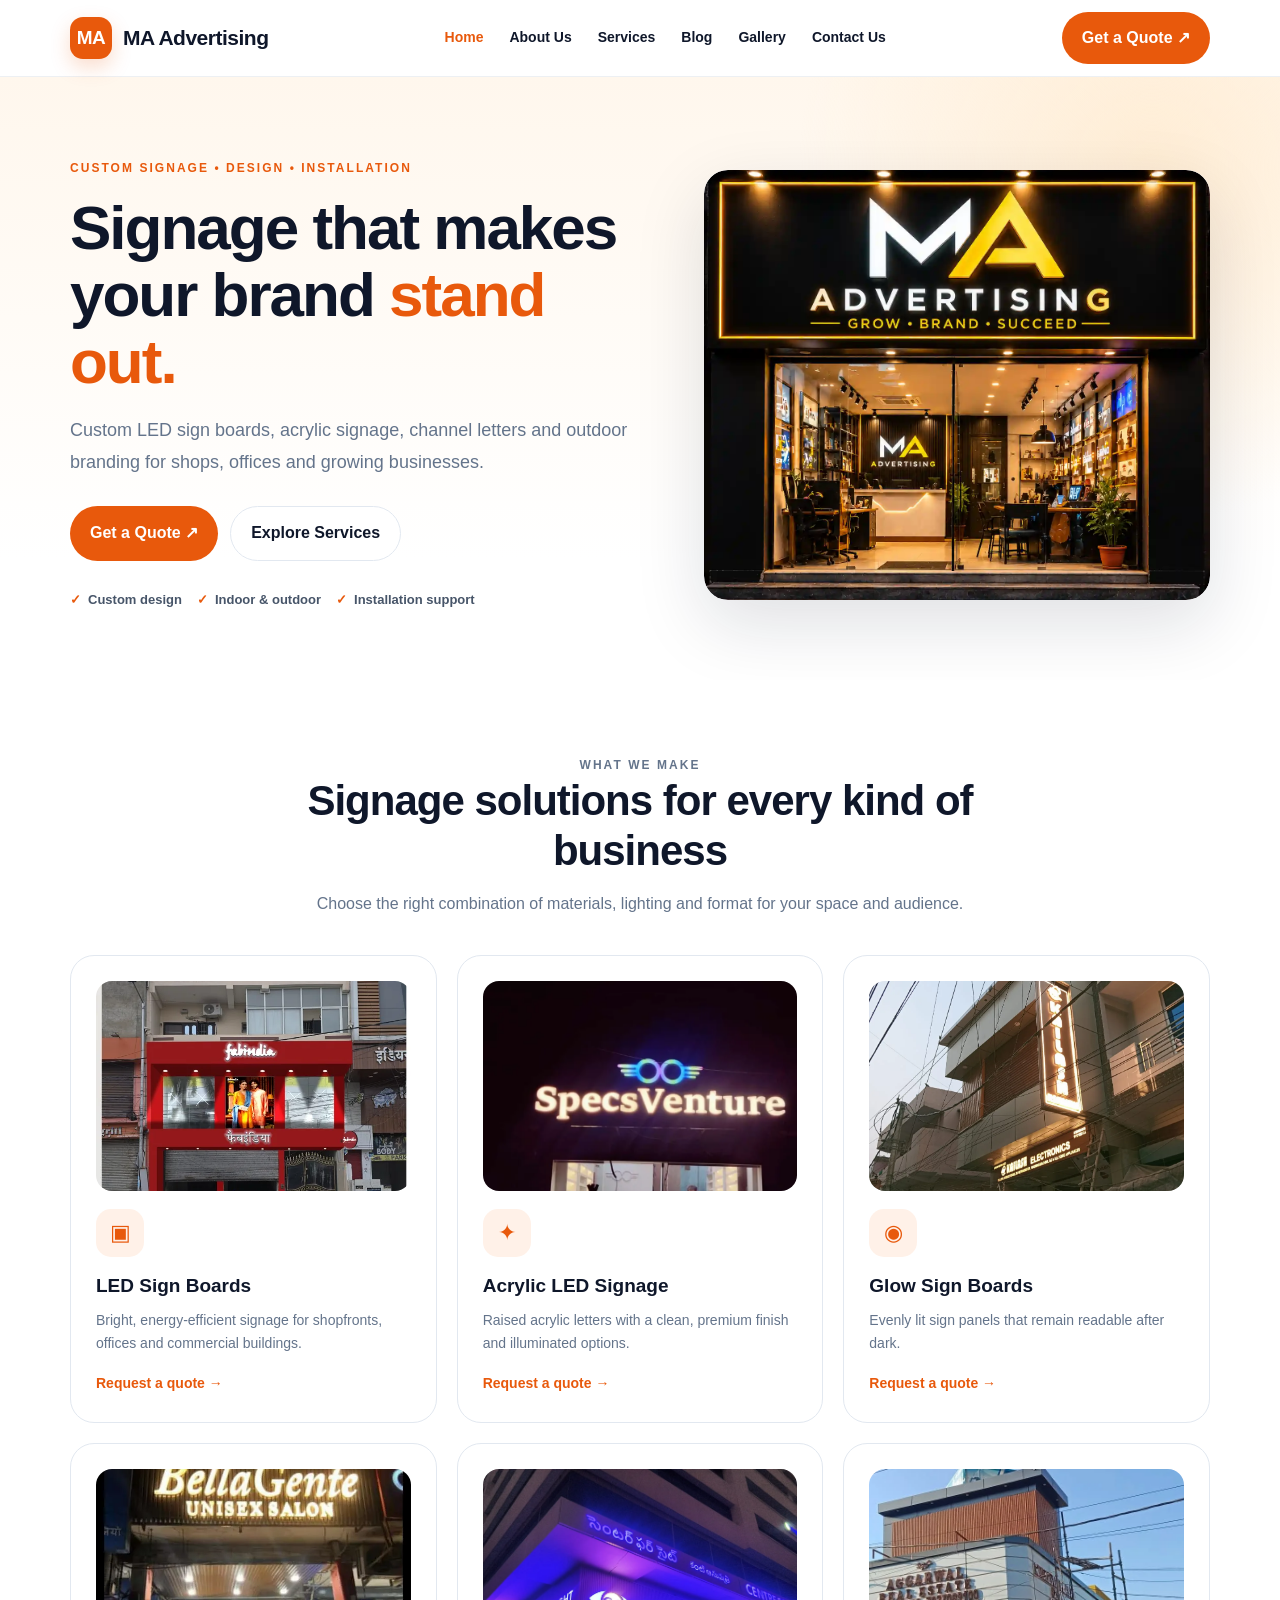
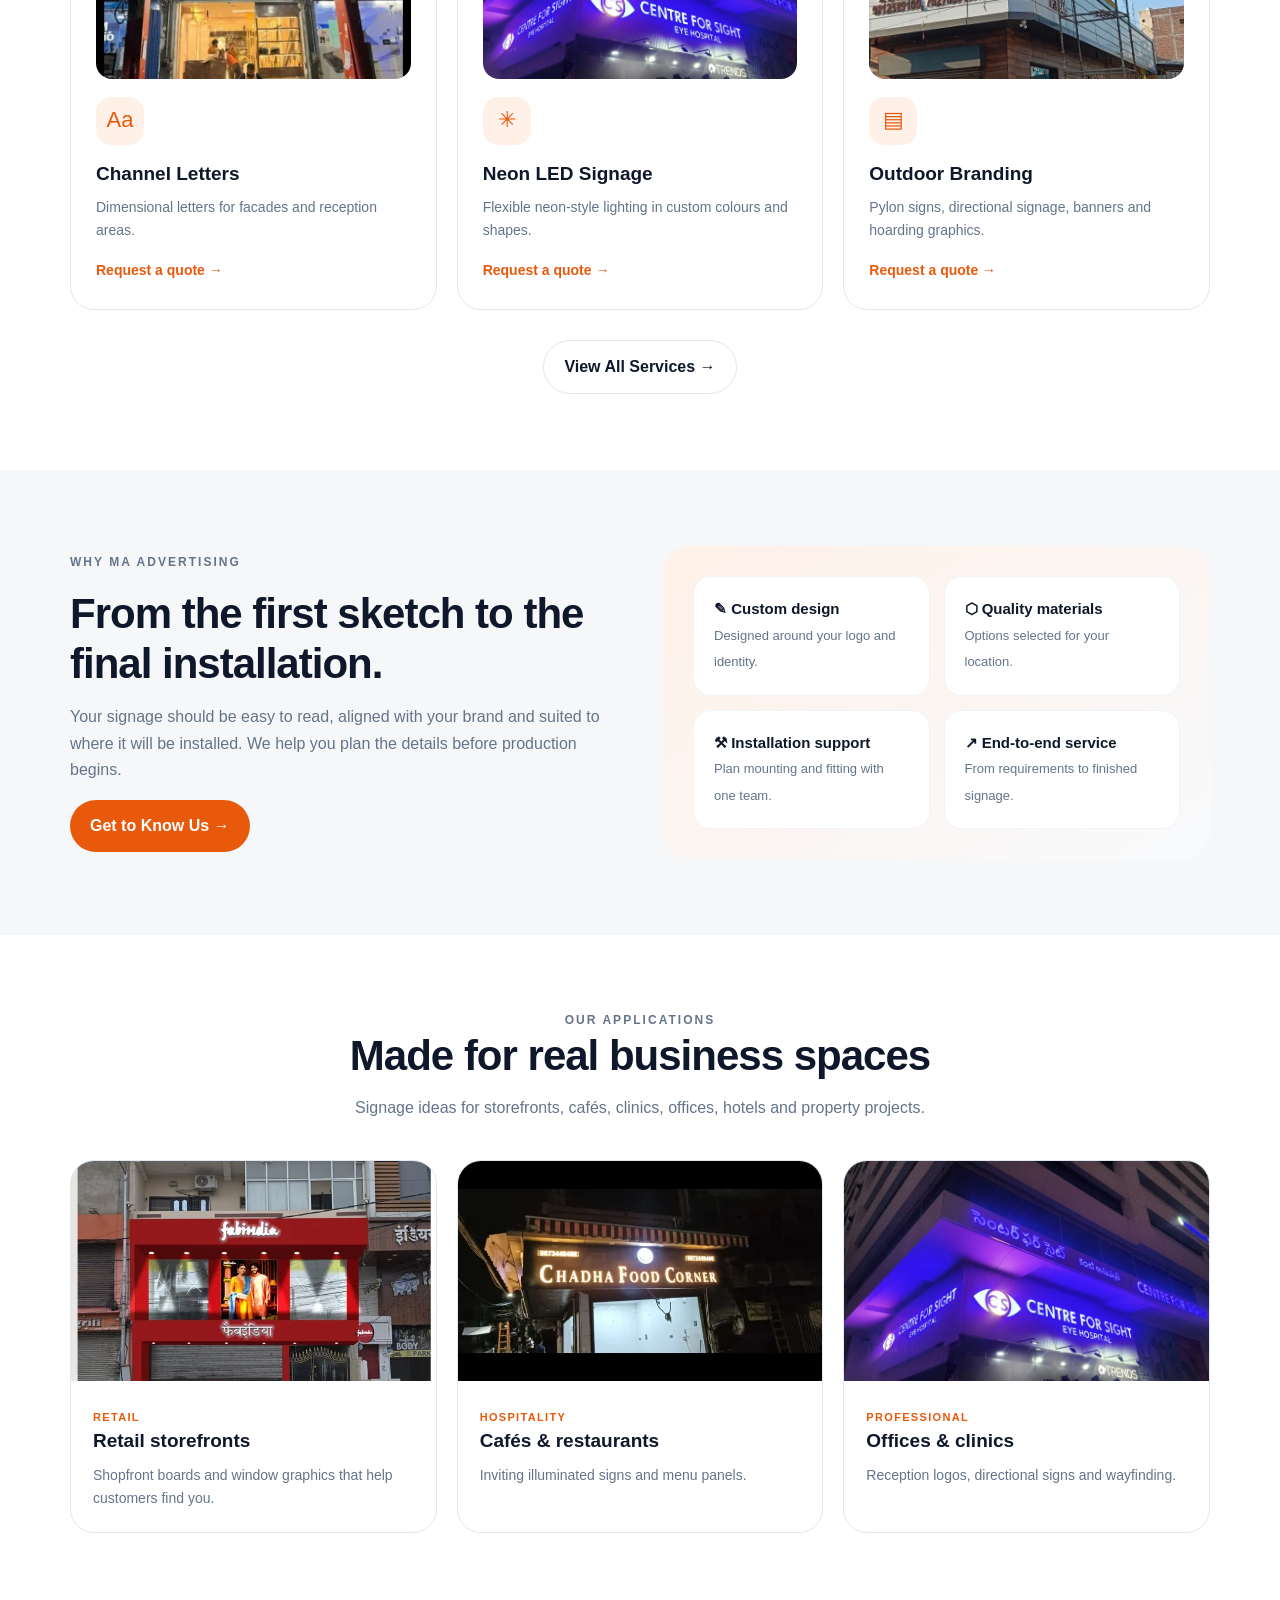
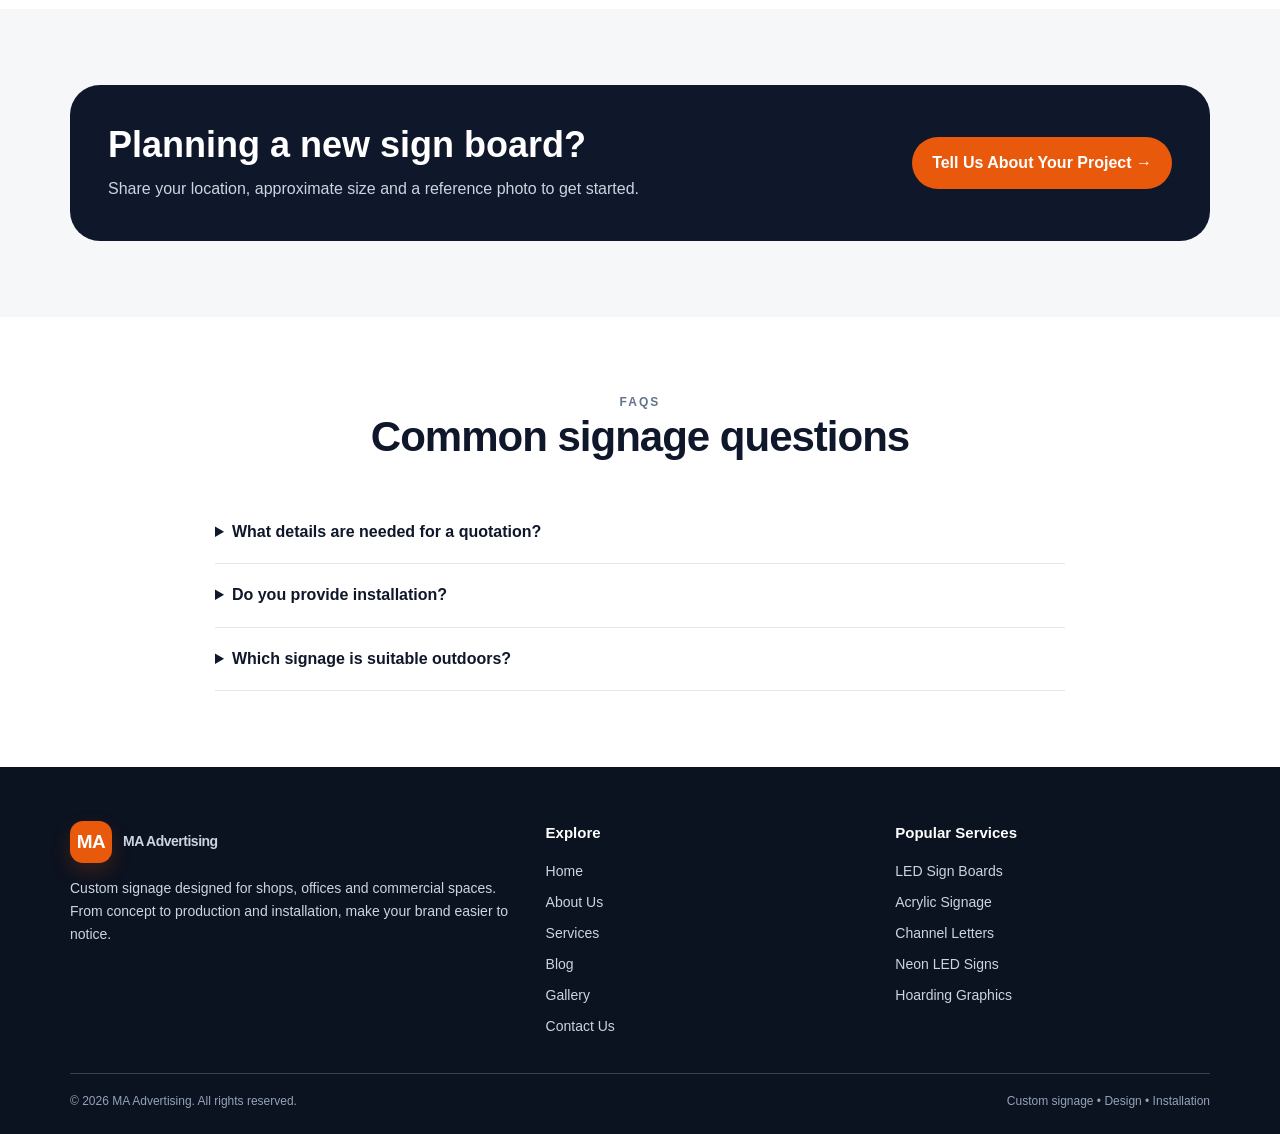
<file: index.html>
<!doctype html>
<html lang="en">
<head>
  <!-- Google Tag Manager -->
  <script>
    (function(w,d,s,l,i){w[l]=w[l]||[];w[l].push({
      'gtm.start':new Date().getTime(),event:'gtm.js'
    });
    var f=d.getElementsByTagName(s)[0],
    j=d.createElement(s),dl=l!='dataLayer'?'&l='+l:'';
    j.async=true;
    j.src='https://www.googletagmanager.com/gtm.js?id='+i+dl;
    f.parentNode.insertBefore(j,f);
    })(window,document,'script','dataLayer','GTM-MQ3CBL3X');
  </script>
  <!-- End Google Tag Manager -->

  <meta name="google-site-verification"
        content="v6h2J9xyP-zXZCv09M4QlkS0Wu4zQt11jCUlljmvt00">

  <meta charset="utf-8">
  <meta name="viewport" content="width=device-width, initial-scale=1">

  <!-- MA Advertising Favicon -->
  <link rel="icon" type="image/png"
        href="/images/ma-advertising-favicon.png">
  <link rel="shortcut icon"
        href="/images/ma-advertising-favicon.png"
        type="image/png">
  <link rel="apple-touch-icon"
        href="/images/ma-advertising-favicon.png">

  <title>MA Advertising | LED Sign Boards &amp; Custom Signage</title>
  <meta name="description"
        content="Custom LED sign boards, acrylic signage, channel letters, neon LED signs and outdoor branding for shops, offices and commercial spaces.">
  <meta name="robots" content="index,follow">

  <link rel="canonical"
        href="https://maadvertising.maadvertising329.workers.dev/">

  <meta property="og:type" content="website">
  <meta property="og:site_name" content="MA Advertising">
  <meta property="og:title"
        content="MA Advertising | LED Sign Boards &amp; Custom Signage">
  <meta property="og:description"
        content="Custom LED sign boards, acrylic signage, channel letters, neon LED signs and outdoor branding for shops, offices and commercial spaces.">
  <meta property="og:url"
        content="https://maadvertising.maadvertising329.workers.dev/">

  <link rel="stylesheet" href="style.css">

  <style>
    .hero-grid {
      align-items: center;
      gap: 40px;
    }

    .hero-grid > .reveal,
    .hero-grid > .visual {
      min-width: 0;
    }

    .hero-grid > .visual {
      position: relative;
      width: 100%;
    }

    .hero-image {
      display: block;
      width: 100%;
      height: 430px;
      object-fit: cover;
      object-position: center;
      border-radius: 24px;
    }

    .floating-note {
      position: absolute;
      right: 18px;
      bottom: 18px;
      max-width: calc(100% - 36px);
      z-index: 2;
    }

    .cards .card {
      min-width: 0;
      overflow: hidden;
    }

    .service-image,
    .application-image {
      display: block;
      width: 100%;
      max-width: 100%;
      height: 210px;
      object-fit: cover;
      object-position: center;
      background: #f1f1f1;
    }

    .service-image {
      border-radius: 16px;
      margin-bottom: 18px;
    }

    .project-card .project-art {
      height: 220px;
      overflow: hidden;
      padding: 0;
      background: #f1f1f1;
      display: block;
    }

    .project-art .application-image {
      width: 100%;
      height: 100%;
      object-fit: cover;
      transition: transform 0.35s ease;
    }

    .project-card:hover .application-image {
      transform: scale(1.04);
    }

    .project-card .card-body {
      padding: 22px;
    }

    @media (max-width: 768px) {
      .hero-grid {
        gap: 28px;
      }

      .hero-image {
        height: 320px;
      }

      .service-image {
        height: 220px;
      }

      .project-card .project-art {
        height: 230px;
      }
    }

    @media (max-width: 480px) {
      .hero-image {
        height: 260px;
        border-radius: 16px;
      }

      .service-image {
        height: 200px;
      }

      .project-card .project-art {
        height: 210px;
      }

      .floating-note {
        right: 10px;
        bottom: 10px;
      }
    }
  </style>
</head>

<body>

  <!-- Google Tag Manager (noscript) -->
  <noscript>
    <iframe
      src="https://www.googletagmanager.com/ns.html?id=GTM-MQ3CBL3X"
      height="0" width="0"
      style="display:none;visibility:hidden">
    </iframe>
  </noscript>
  <!-- End Google Tag Manager (noscript) -->

  <header class="site-header">
    <div class="container nav-wrap">

      <a class="brand" href="index.html">
        <span class="brand-mark">MA</span>
        <span>MA Advertising</span>
      </a>

      <button
        class="menu-toggle"
        type="button"
        aria-label="Open menu"
        aria-expanded="false"
        aria-controls="primary-navigation">
        ☰
      </button>

      <nav class="nav" id="primary-navigation"
           aria-label="Main navigation">
        <a href="index.html" data-page="home">Home</a>
        <a href="about.html" data-page="about">About Us</a>
        <a href="services.html" data-page="services">Services</a>
        <a href="blog.html" data-page="blog">Blog</a>
        <a href="gallery.html" data-page="gallery">Gallery</a>
        <a href="contact.html" data-page="contact">Contact Us</a>
      </nav>

      <a class="nav-cta" href="contact.html#contact">
        Get a Quote ↗
      </a>

    </div>
  </header>

  <main>

    <!-- HERO SECTION -->
    <section class="hero">
      <div class="container hero-grid">

        <div class="reveal">
          <p class="eyebrow">
            Custom signage • Design • Installation
          </p>

          <h1>
            Signage that makes your brand
            <span style="color:var(--brand)">stand out.</span>
          </h1>

          <p class="lead">
            Custom LED sign boards, acrylic signage, channel letters and
            outdoor branding for shops, offices and growing businesses.
          </p>

          <div class="hero-actions">
            <a class="btn" href="contact.html#contact">
              Get a Quote ↗
            </a>
            <a class="btn btn-outline" href="services.html#products">
              Explore Services
            </a>
          </div>

          <div class="ticks">
            <span>Custom design</span>
            <span>Indoor &amp; outdoor</span>
            <span>Installation support</span>
          </div>
        </div>

        <div class="visual">
          <img
            src="images/MA Advertising.webp"
            alt="MA Advertising custom LED signage and sign board solutions"
            class="hero-image"
            fetchpriority="high"
            decoding="async">

          

      </div>
    </section>

    <!-- SERVICES SECTION -->
    <section class="section">
      <div class="container">

        <div class="section-head">
          <p class="eyebrow">What we make</p>
          <h2>Signage solutions for every kind of business</h2>
          <p>
            Choose the right combination of materials, lighting and format
            for your space and audience.
          </p>
        </div>

        <div class="cards">

          <article class="card">
            <img class="service-image"
                 src="images/services/led-sign-boards.webp"
                 alt="Illuminated LED sign boards for commercial buildings"
                 loading="lazy" decoding="async">
            <div class="card-icon">▣</div>
            <h3>LED Sign Boards</h3>
            <p>Bright, energy-efficient signage for shopfronts, offices and commercial buildings.</p>
            <a class="text-link" href="contact.html#contact">Request a quote →</a>
          </article>

          <article class="card">
            <img class="service-image"
                 src="images/services/acrylic-led-signage.webp"
                 alt="Premium acrylic LED signage with illuminated lettering"
                 loading="lazy" decoding="async">
            <div class="card-icon">✦</div>
            <h3>Acrylic LED Signage</h3>
            <p>Raised acrylic letters with a clean, premium finish and illuminated options.</p>
            <a class="text-link" href="contact.html#contact">Request a quote →</a>
          </article>

          <article class="card">
            <img class="service-image"
                 src="images/services/glow-sign-boards.webp"
                 alt="Illuminated glow sign board for a business storefront"
                 loading="lazy" decoding="async">
            <div class="card-icon">◉</div>
            <h3>Glow Sign Boards</h3>
            <p>Evenly lit sign panels that remain readable after dark.</p>
            <a class="text-link" href="contact.html#contact">Request a quote →</a>
          </article>

          <article class="card">
            <img class="service-image"
                 src="images/services/channel-letters.webp"
                 alt="Three-dimensional channel letter signage"
                 loading="lazy" decoding="async">
            <div class="card-icon">Aa</div>
            <h3>Channel Letters</h3>
            <p>Dimensional letters for facades and reception areas.</p>
            <a class="text-link" href="contact.html#contact">Request a quote →</a>
          </article>

          <article class="card">
            <img class="service-image"
                 src="images/services/neon-led-signage.webp"
                 alt="Custom neon LED signage with illuminated lettering"
                 loading="lazy" decoding="async">
            <div class="card-icon">✳</div>
            <h3>Neon LED Signage</h3>
            <p>Flexible neon-style lighting in custom colours and shapes.</p>
            <a class="text-link" href="contact.html#contact">Request a quote →</a>
          </article>

          <article class="card">
            <img class="service-image"
                 src="images/services/outdoor-branding.webp"
                 alt="Outdoor commercial signage and building branding"
                 loading="lazy" decoding="async">
            <div class="card-icon">▤</div>
            <h3>Outdoor Branding</h3>
            <p>Pylon signs, directional signage, banners and hoarding graphics.</p>
            <a class="text-link" href="contact.html#contact">Request a quote →</a>
          </article>

        </div>

        <div style="text-align:center;margin-top:30px">
          <a class="btn btn-outline" href="services.html">
            View All Services →
          </a>
        </div>

      </div>
    </section>

    <!-- WHY MA ADVERTISING -->
    <section class="section soft">
      <div class="container split">

        <div>
          <p class="eyebrow">Why MA Advertising</p>
          <h2>From the first sketch to the final installation.</h2>
          <p>
            Your signage should be easy to read, aligned with your brand
            and suited to where it will be installed. We help you plan the
            details before production begins.
          </p>
          <a class="btn" href="about.html">Get to Know Us →</a>
        </div>

        <div class="feature-panel">
          <div class="feature-tile">
            <b>✎ Custom design</b>
            <span>Designed around your logo and identity.</span>
          </div>
          <div class="feature-tile">
            <b>⬡ Quality materials</b>
            <span>Options selected for your location.</span>
          </div>
          <div class="feature-tile">
            <b>⚒ Installation support</b>
            <span>Plan mounting and fitting with one team.</span>
          </div>
          <div class="feature-tile">
            <b>↗ End-to-end service</b>
            <span>From requirements to finished signage.</span>
          </div>
        </div>

      </div>
    </section>

    <!-- APPLICATIONS SECTION -->
    <section class="section">
      <div class="container">

        <div class="section-head">
          <p class="eyebrow">Our applications</p>
          <h2>Made for real business spaces</h2>
          <p>
            Signage ideas for storefronts, cafés, clinics, offices,
            hotels and property projects.
          </p>
        </div>

        <div class="cards">

          <article class="card project-card">
            <div class="project-art">
              <img class="application-image"
                   src="images/applications/retail-storefronts.webp"
                   alt="Retail storefront with professionally designed signage"
                   loading="lazy" decoding="async">
            </div>
            <div class="card-body">
              <span class="tag">Retail</span>
              <h3>Retail storefronts</h3>
              <p>Shopfront boards and window graphics that help customers find you.</p>
            </div>
          </article>

          <article class="card project-card">
            <div class="project-art">
              <img class="application-image"
                   src="images/applications/cafes-restaurants.webp"
                   alt="Restaurant entrance with illuminated business signage"
                   loading="lazy" decoding="async">
            </div>
            <div class="card-body">
              <span class="tag">Hospitality</span>
              <h3>Cafés &amp; restaurants</h3>
              <p>Inviting illuminated signs and menu panels.</p>
            </div>
          </article>

          <article class="card project-card">
            <div class="project-art">
              <img class="application-image"
                   src="images/applications/offices-clinics.webp"
                   alt="Professional office and clinic signage"
                   loading="lazy" decoding="async">
            </div>
            <div class="card-body">
              <span class="tag">Professional</span>
              <h3>Offices &amp; clinics</h3>
              <p>Reception logos, directional signs and wayfinding.</p>
            </div>
          </article>

        </div>
      </div>
    </section>

    <!-- QUOTE CTA -->
    <section class="section soft">
      <div class="container">
        <div class="quote-band">
          <div>
            <h2>Planning a new sign board?</h2>
            <p>Share your location, approximate size and a reference photo to get started.</p>
          </div>
          <a class="btn" href="contact.html#contact">
            Tell Us About Your Project →
          </a>
        </div>
      </div>
    </section>

    <!-- FAQ SECTION -->
    <section class="section">
      <div class="container faq">

        <div class="section-head">
          <p class="eyebrow">FAQs</p>
          <h2>Common signage questions</h2>
        </div>

        <details>
          <summary>What details are needed for a quotation?</summary>
          <p>Share the approximate size, installation location, a reference photo and your logo or artwork if available.</p>
        </details>

        <details>
          <summary>Do you provide installation?</summary>
          <p>Installation can be discussed as part of your signage requirements and quotation.</p>
        </details>

        <details>
          <summary>Which signage is suitable outdoors?</summary>
          <p>The right choice depends on viewing distance, weather exposure, mounting and local requirements.</p>
        </details>

      </div>
    </section>

  </main>

  <!-- FOOTER -->
  <footer class="site-footer">
    <div class="container">

      <div class="footer-grid">

        <div>
          <a class="brand" href="index.html">
            <span class="brand-mark">MA</span>
            <span>MA Advertising</span>
          </a>
          <p>
            Custom signage designed for shops, offices and commercial spaces.
            From concept to production and installation, make your brand easier to notice.
          </p>
        </div>

        <div>
          <h3>Explore</h3>
          <div class="footer-links">
            <a href="index.html">Home</a>
            <a href="about.html">About Us</a>
            <a href="services.html">Services</a>
            <a href="blog.html">Blog</a>
            <a href="gallery.html">Gallery</a>
            <a href="contact.html">Contact Us</a>
          </div>
        </div>

        <div>
          <h3>Popular Services</h3>
          <div class="footer-links">
            <a href="services.html#products">LED Sign Boards</a>
            <a href="services.html#products">Acrylic Signage</a>
            <a href="services.html#products">Channel Letters</a>
            <a href="services.html#products">Neon LED Signs</a>
            <a href="services.html#products">Hoarding Graphics</a>
          </div>
        </div>

      </div>

      <div class="footer-bottom">
        <span>© 2026 MA Advertising. All rights reserved.</span>
        <span>Custom signage • Design • Installation</span>
      </div>

    </div>
  </footer>

  <script src="script.js" defer></script>

  <script>
    document.querySelectorAll(".nav a").forEach((link) => {
      if (link.dataset.page === "home") {
        link.classList.add("active");
        link.setAttribute("aria-current", "page");
      }
    });
  </script>

</body>
</html>
</file>
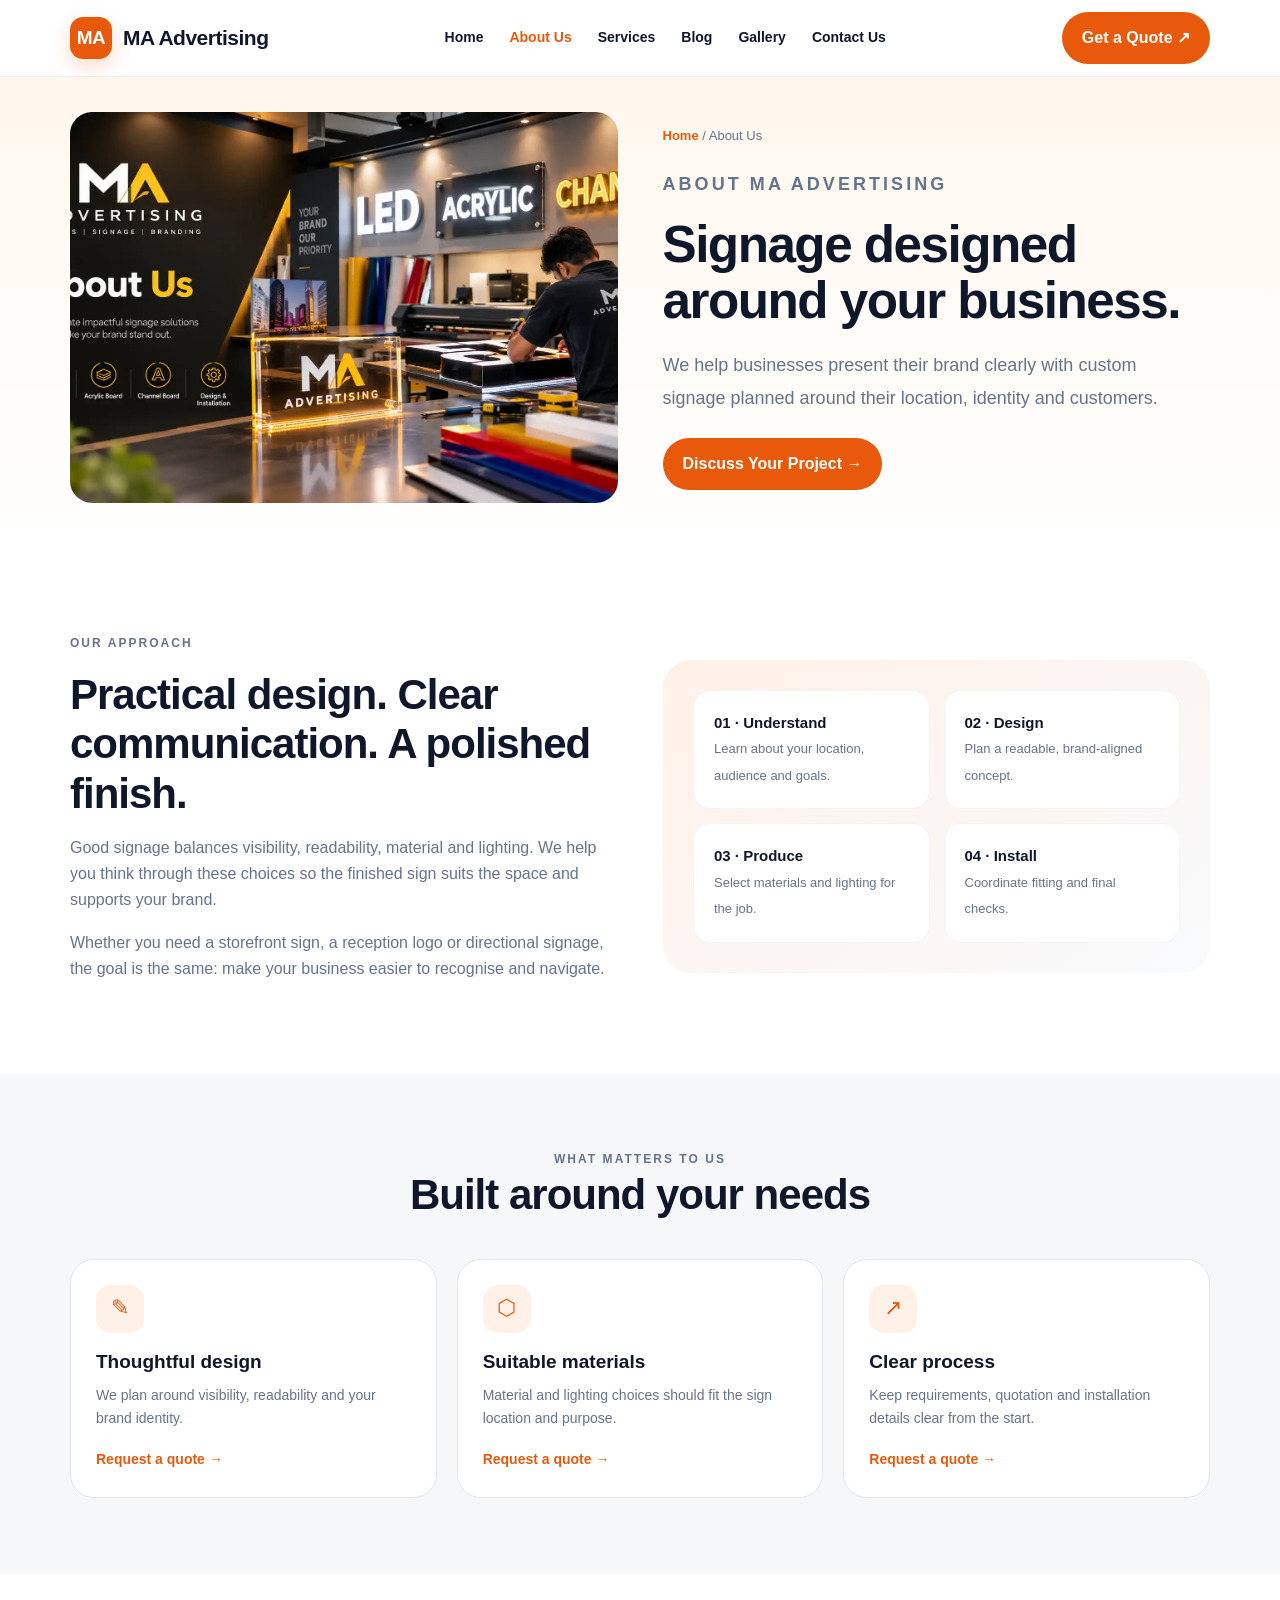
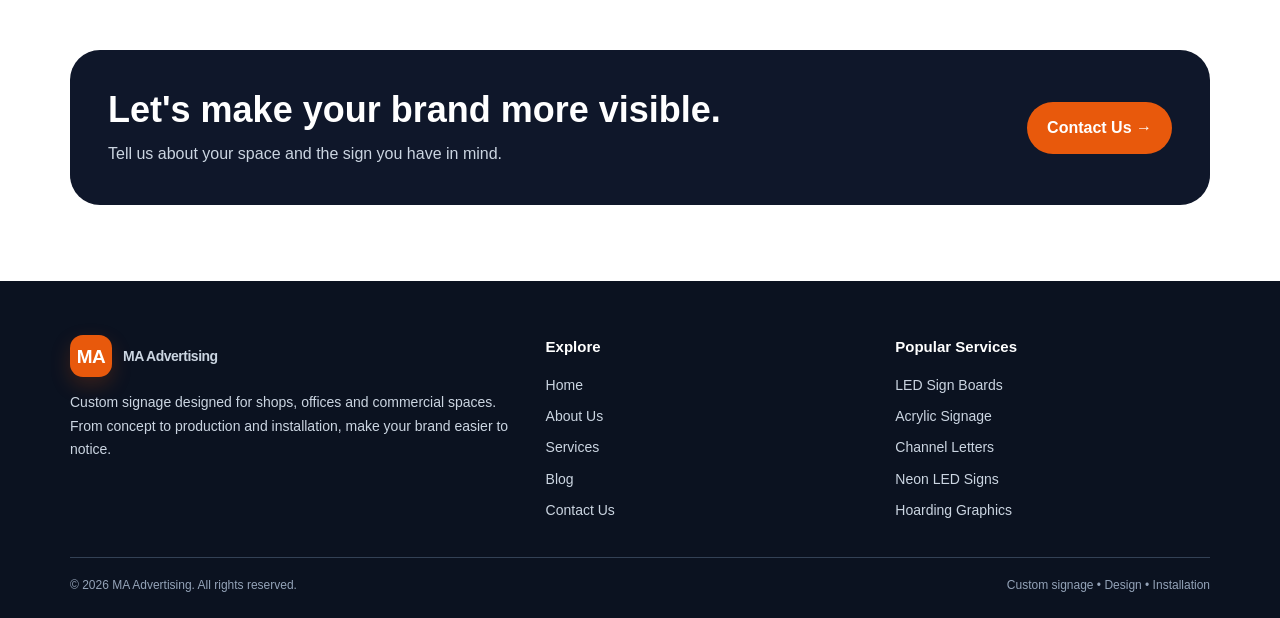
<file: about.html>
<!doctype html>
<html lang="en">
<head>

  <!-- Google Analytics (GA4) -->
  <script async src="https://www.googletagmanager.com/gtag/js?id=G-B9C7SJGT09"></script>
  <script>
    window.dataLayer = window.dataLayer || [];
    function gtag() {
      dataLayer.push(arguments);
    }
    gtag('js', new Date());
    gtag('config', 'G-B9C7SJGT09');
  </script>

  <!-- Character Encoding -->
  <meta charset="utf-8">
  <meta name="viewport" content="width=device-width, initial-scale=1">

  <!-- MA Advertising Favicon -->
  <link rel="icon" type="image/png"
        href="/images/ma-advertising-favicon.png">
  <link rel="shortcut icon" type="image/png"
        href="/images/ma-advertising-favicon.png">
  <link rel="apple-touch-icon"
        href="/images/ma-advertising-favicon.png">

  <!-- Page Title -->
  <title>About MA Advertising | Custom Signage &amp; LED Boards</title>

  <!-- SEO Meta Description -->
  <meta name="description"
        content="Learn about MA Advertising and our approach to custom signage, LED sign boards, acrylic letters and business branding.">

  <meta name="robots" content="index,follow">

  <!-- Open Graph -->
  <meta property="og:type" content="website">
  <meta property="og:site_name" content="MA Advertising">
  <meta property="og:title" content="About MA Advertising | Custom Signage &amp; LED Boards">
  <meta property="og:description"
        content="Learn about MA Advertising and our approach to custom signage, LED sign boards, acrylic letters and business branding.">

  <!-- Website CSS -->
  <link rel="stylesheet" href="style.css">

  <!-- About Hero Image CSS -->
  <style>
    .about-hero {
      padding-top: 35px;
      padding-bottom: 55px;
      overflow: hidden;
    }

    .about-hero-grid {
      display: grid;
      grid-template-columns: 1fr 1fr;
      align-items: center;
      gap: 45px;
    }

    .about-hero-image {
      width: 100%;
      min-width: 0;
      aspect-ratio: 7 / 5;
      overflow: hidden;
      border-radius: 22px;
      background: #f3eee9;
    }

    .about-hero-image img {
      display: block;
      width: 100%;
      height: 100%;
      object-fit: cover;
      object-position: center;
    }

    .about-hero-content {
      min-width: 0;
    }

    .about-hero-content .breadcrumb {
      margin-bottom: 22px;
    }

    .about-hero-content h1 {
      font-size: clamp(36px, 4vw, 58px);
      line-height: 1.1;
      letter-spacing: -1.5px;
      margin: 12px 0 20px;
    }

    .about-hero-content > p:not(.eyebrow) {
      font-size: 18px;
      line-height: 1.8;
      margin-bottom: 24px;
      max-width: 520px;
    }

    /* Mobile Responsive */
    @media (max-width: 768px) {
      .about-hero {
        padding-top: 25px;
        padding-bottom: 35px;
      }

      .about-hero-grid {
        grid-template-columns: 1fr;
        gap: 28px;
      }

      .about-hero-image {
        aspect-ratio: 4 / 3;
        border-radius: 16px;
      }

      .about-hero-content h1 {
        font-size: 36px;
        letter-spacing: -0.8px;
      }

      .about-hero-content > p:not(.eyebrow) {
        font-size: 16px;
        line-height: 1.7;
      }
    }
  </style>

  <!-- Add canonical URL after connecting your domain -->

</head>

<body>

  <!-- Header -->
  <header class="site-header">
    <div class="container nav-wrap">

      <a class="brand" href="index.html">
        <span class="brand-mark">MA</span>
        <span>MA Advertising</span>
      </a>

      <button class="menu-toggle"
              aria-label="Open menu"
              aria-expanded="false">☰</button>

      <nav class="nav" id="primary-navigation"
           aria-label="Main navigation">
        <a href="index.html" data-page="home">Home</a>
        <a href="about.html" data-page="about">About Us</a>
        <a href="services.html" data-page="services">Services</a>
        <a href="blog.html" data-page="blog">Blog</a>
        <a href="gallery.html" data-page="gallery">Gallery</a>
        <a href="contact.html" data-page="contact">Contact Us</a>
      </nav>

      <a class="nav-cta" href="contact.html#contact">Get a Quote ↗</a>

    </div>
  </header>

  <main>

    <!-- About Page Hero - Image Left, Text Right -->
    <section class="page-hero about-hero">
      <div class="container about-hero-grid">

        <!-- Left Side Image -->
        <div class="about-hero-image">
          <img
            src="images/about-us.webp"
            alt="MA Advertising custom signage, LED sign boards and business branding"
            width="700"
            height="500"
            fetchpriority="high"
          >
        </div>

        <!-- Right Side Content -->
        <div class="about-hero-content">

          <div class="breadcrumb">
            <a href="index.html">Home</a> / About Us
          </div>

          <p class="eyebrow">About MA Advertising</p>

          <h1>Signage designed around your business.</h1>

          <p>
            We help businesses present their brand clearly with custom signage
            planned around their location, identity and customers.
          </p>

          <a class="btn" href="contact.html#contact">
            Discuss Your Project →
          </a>

        </div>

      </div>
    </section>

    <!-- Our Approach -->
    <section class="section">
      <div class="container split">

        <div>
          <p class="eyebrow">Our approach</p>

          <h2>
            Practical design. Clear communication. A polished finish.
          </h2>

          <p>
            Good signage balances visibility, readability, material and lighting.
            We help you think through these choices so the finished sign suits
            the space and supports your brand.
          </p>

          <p>
            Whether you need a storefront sign, a reception logo or directional
            signage, the goal is the same: make your business easier to recognise
            and navigate.
          </p>
        </div>

        <div class="feature-panel">

          <div class="feature-tile">
            <b>01 · Understand</b>
            <span>Learn about your location, audience and goals.</span>
          </div>

          <div class="feature-tile">
            <b>02 · Design</b>
            <span>Plan a readable, brand-aligned concept.</span>
          </div>

          <div class="feature-tile">
            <b>03 · Produce</b>
            <span>Select materials and lighting for the job.</span>
          </div>

          <div class="feature-tile">
            <b>04 · Install</b>
            <span>Coordinate fitting and final checks.</span>
          </div>

        </div>

      </div>
    </section>

    <!-- What Matters to Us -->
    <section class="section soft">
      <div class="container">

        <div class="section-head">
          <p class="eyebrow">What matters to us</p>
          <h2>Built around your needs</h2>
        </div>

        <div class="cards">

          <article class="card">
            <div class="card-icon">✎</div>
            <h3>Thoughtful design</h3>
            <p>
              We plan around visibility, readability and your brand identity.
            </p>
            <a class="text-link" href="contact.html#contact">
              Request a quote →
            </a>
          </article>

          <article class="card">
            <div class="card-icon">⬡</div>
            <h3>Suitable materials</h3>
            <p>
              Material and lighting choices should fit the sign location
              and purpose.
            </p>
            <a class="text-link" href="contact.html#contact">
              Request a quote →
            </a>
          </article>

          <article class="card">
            <div class="card-icon">↗</div>
            <h3>Clear process</h3>
            <p>
              Keep requirements, quotation and installation details clear
              from the start.
            </p>
            <a class="text-link" href="contact.html#contact">
              Request a quote →
            </a>
          </article>

        </div>
      </div>
    </section>

    <!-- Contact CTA -->
    <section class="section">
      <div class="container">

        <div class="quote-band">

          <div>
            <h2>Let's make your brand more visible.</h2>
            <p>Tell us about your space and the sign you have in mind.</p>
          </div>

          <a class="btn" href="contact.html#contact">Contact Us →</a>

        </div>

      </div>
    </section>

  </main>

  <!-- Footer -->
  <footer class="site-footer">
    <div class="container">

      <div class="footer-grid">

        <div>
          <a class="brand" href="index.html">
            <span class="brand-mark">MA</span>
            <span>MA Advertising</span>
          </a>

          <p>
            Custom signage designed for shops, offices and commercial spaces.
            From concept to production and installation, make your brand
            easier to notice.
          </p>
        </div>

        <div>
          <h3>Explore</h3>
          <div class="footer-links">
            <a href="index.html">Home</a>
            <a href="about.html">About Us</a>
            <a href="services.html">Services</a>
            <a href="blog.html">Blog</a>
            <a href="contact.html">Contact Us</a>
          </div>
        </div>

        <div>
          <h3>Popular Services</h3>
          <div class="footer-links">
            <a href="services.html#products">LED Sign Boards</a>
            <a href="services.html#products">Acrylic Signage</a>
            <a href="services.html#products">Channel Letters</a>
            <a href="services.html#products">Neon LED Signs</a>
            <a href="services.html#products">Hoarding Graphics</a>
          </div>
        </div>

      </div>

      <div class="footer-bottom">
        <span>© 2026 MA Advertising. All rights reserved.</span>
        <span>Custom signage • Design • Installation</span>
      </div>

    </div>
  </footer>

  <!-- Website JavaScript -->
  <script src="script.js" defer></script>

  <!-- Active Navigation -->
  <script>
    document.querySelectorAll(".nav a").forEach(a => {
      if (a.dataset.page === "about") {
        a.classList.add("active");
      }
    });
  </script>

</body>
</html>
</file>
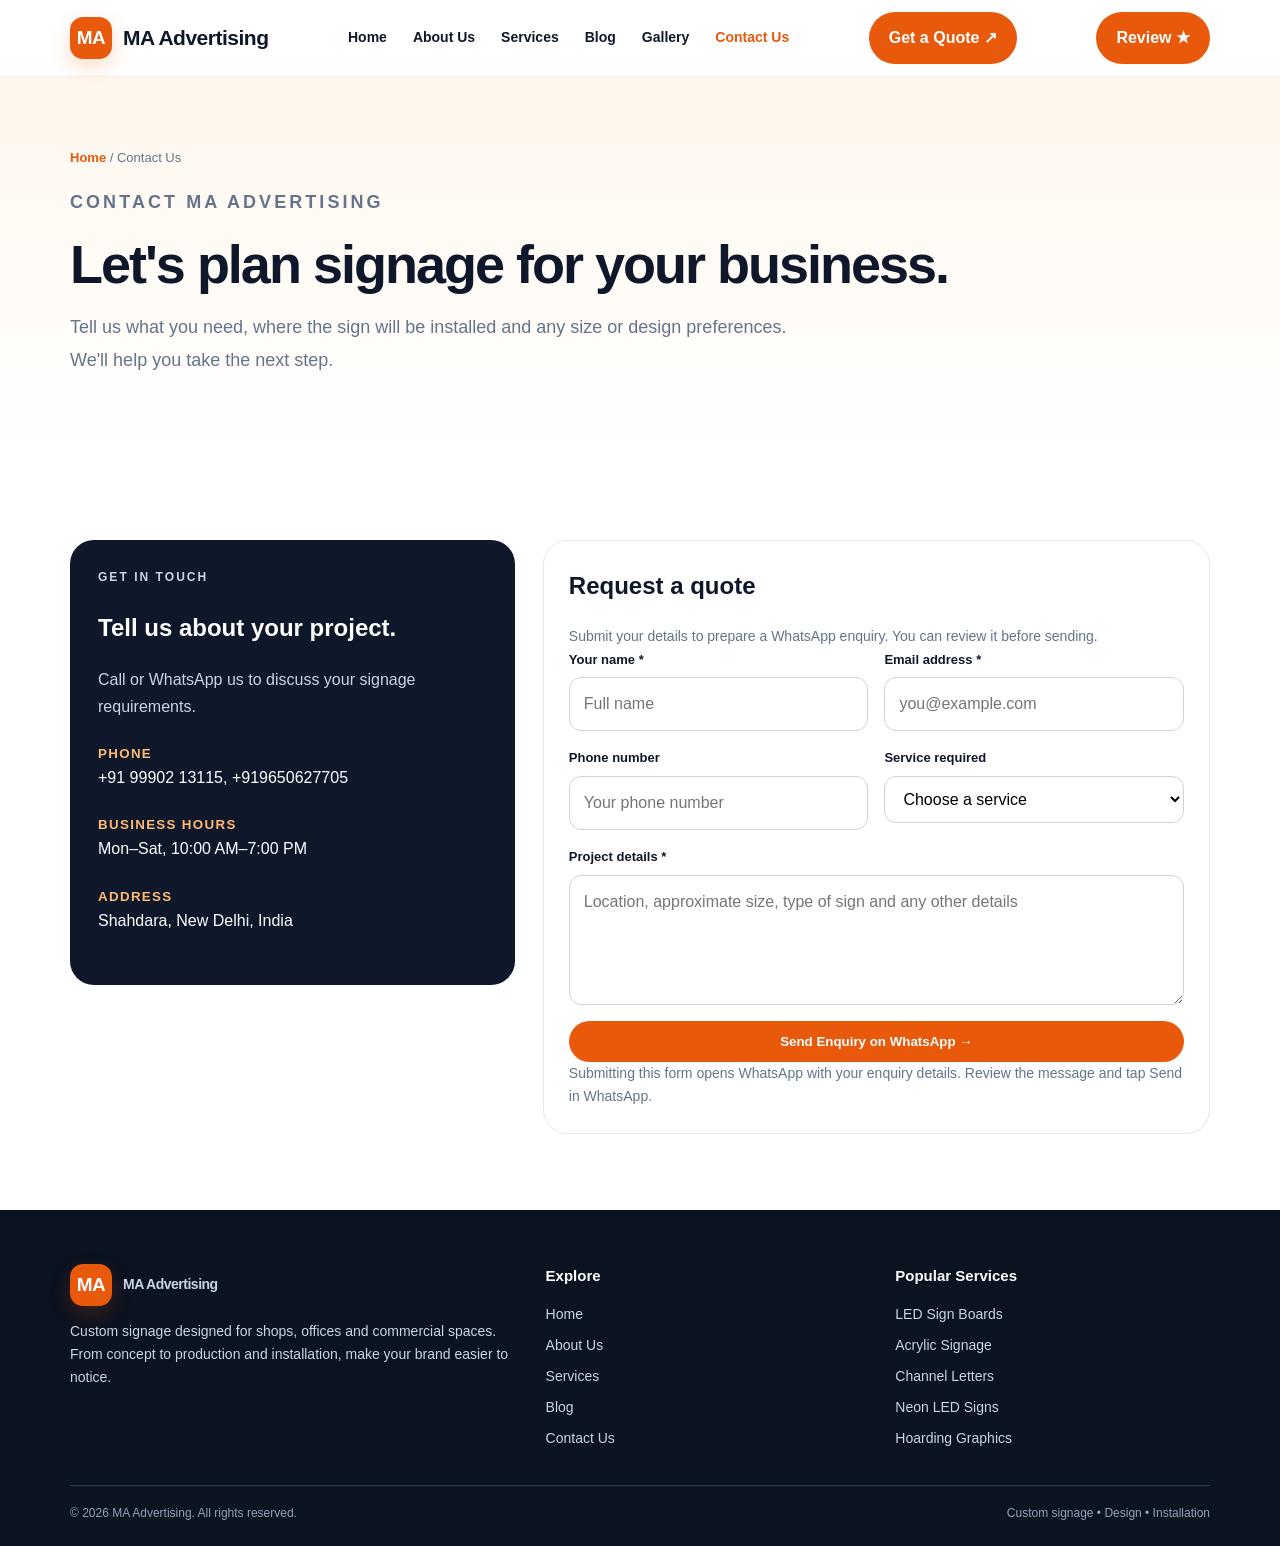
<file: contact.html>
<!doctype html>
<html lang="en">
<head>

<!-- Google Analytics -->
<script async src="https://www.googletagmanager.com/gtag/js?id=G-B9C7SJGT09"></script>
<script>
  window.dataLayer = window.dataLayer || [];
  function gtag(){dataLayer.push(arguments);}
  gtag('js', new Date());
  gtag('config', 'G-B9C7SJGT09');
</script>

<meta charset="utf-8">
<meta name="viewport" content="width=device-width,initial-scale=1">

<!-- Favicon -->
<link rel="icon" type="image/png" href="/images/ma-advertising-favicon.png">
<link rel="shortcut icon" href="/images/ma-advertising-favicon.png">
<link rel="apple-touch-icon" href="/images/ma-advertising-favicon.png">

<!-- SEO -->
<title>Contact MA Advertising | Request a Signage Quote</title>
<meta name="description" content="Contact MA Advertising to discuss LED sign boards, acrylic signage, channel letters and custom signage quotations.">
<meta name="robots" content="index,follow">

<!-- Open Graph -->
<meta property="og:type" content="website">
<meta property="og:site_name" content="MA Advertising">
<meta property="og:title" content="Contact MA Advertising | Request a Signage Quote">
<meta property="og:description" content="Contact MA Advertising to discuss LED sign boards, acrylic signage, channel letters and custom signage quotations.">

<!-- Stylesheet -->
<link rel="stylesheet" href="style.css">

<!-- Add canonical URL after confirming the live contact page URL -->

</head>

<body>

<header class="site-header">
  <div class="container nav-wrap">

    <a class="brand" href="index.html">
      <span class="brand-mark">MA</span>
      <span>MA Advertising</span>
    </a>

    <button class="menu-toggle" aria-label="Open menu" aria-expanded="false">☰</button>

    <nav class="nav" id="primary-navigation"
         aria-label="Main navigation">
        <a href="index.html" data-page="home">Home</a>
        <a href="about.html" data-page="about">About Us</a>
        <a href="services.html" data-page="services">Services</a>
        <a href="blog.html" data-page="blog">Blog</a>
        <a href="gallery.html" data-page="gallery">Gallery</a>
        <a href="contact.html" data-page="contact">Contact Us</a>
      </nav>

    <a class="nav-cta" href="contact.html#contact">Get a Quote ↗</a>

    <!-- Google Review Button -->
    <a class="nav-cta" href="https://share.google/i4PGfNKLoUxvZ67BQ" target="_blank" rel="noopener noreferrer">Review ★</a>

  </div>
</header>

<main>

  <!-- Contact Hero -->
  <section class="page-hero">
    <div class="container">

      <div class="breadcrumb">
        <a href="index.html">Home</a> / Contact Us
      </div>

      <p class="eyebrow">Contact MA Advertising</p>

      <h1>Let's plan signage for your business.</h1>

      <p>
        Tell us what you need, where the sign will be installed and any
        size or design preferences. We'll help you take the next step.
      </p>

    </div>
  </section>

  <!-- Contact Section -->
  <section class="section" id="contact">
    <div class="container contact-layout">

      <aside class="contact-info">

        <p class="eyebrow">Get in touch</p>

        <h2>Tell us about your project.</h2>

        <p>Call or WhatsApp us to discuss your signage requirements.</p>

        <div class="contact-row">
          <small>Phone</small>
          <a href="tel:+919990213115">+91 99902 13115</a>,
          <a href="tel:+919650627705">+919650627705</a>
        </div>

        <div class="contact-row">
          <small>Business hours</small>
          <span>Mon–Sat, 10:00 AM–7:00 PM</span>
        </div>

        <div class="contact-row">
          <small>Address</small>
          <span>Shahdara, New Delhi, India</span>
        </div>

      </aside>

      <div class="card">

        <h2 style="margin-top:0">Request a quote</h2>

        <p style="color:var(--muted);font-size:14px">
          Submit your details to prepare a WhatsApp enquiry.
          You can review it before sending.
        </p>

        <form data-demo-form>

          <div class="form-grid">

            <div class="field">
              <label for="name">Your name *</label>
              <input id="name" name="name" required autocomplete="name" placeholder="Full name">
            </div>

            <div class="field">
              <label for="email">Email address *</label>
              <input id="email" name="email" type="email" required autocomplete="email" placeholder="you@example.com">
            </div>

            <div class="field">
              <label for="phone">Phone number</label>
              <input id="phone" name="phone" autocomplete="tel" placeholder="Your phone number">
            </div>

            <div class="field">
              <label for="service">Service required</label>
              <select id="service" name="service">
                <option value="">Choose a service</option>
                <option>LED Sign Board</option>
                <option>Acrylic Signage</option>
                <option>Channel Letters</option>
                <option>Neon LED Signage</option>
                <option>Outdoor Branding</option>
                <option>Other</option>
              </select>
            </div>

            <div class="field full">
              <label for="message">Project details *</label>
              <textarea id="message" name="message" required placeholder="Location, approximate size, type of sign and any other details"></textarea>
            </div>

            <div class="field full">
              <button class="btn" type="submit">Send Enquiry on WhatsApp →</button>
            </div>

          </div>

        </form>

        <p class="notice">
          Submitting this form opens WhatsApp with your enquiry details.
          Review the message and tap Send in WhatsApp.
        </p>

      </div>

    </div>
  </section>

</main>

<!-- Footer -->
<footer class="site-footer">
  <div class="container">

    <div class="footer-grid">

      <div>
        <a class="brand" href="index.html">
          <span class="brand-mark">MA</span>
          <span>MA Advertising</span>
        </a>

        <p>
          Custom signage designed for shops, offices and commercial spaces.
          From concept to production and installation, make your brand easier to notice.
        </p>
      </div>

      <div>
        <h3>Explore</h3>
        <div class="footer-links">
          <a href="index.html">Home</a>
          <a href="about.html">About Us</a>
          <a href="services.html">Services</a>
          <a href="blog.html">Blog</a>
          <a href="contact.html">Contact Us</a>
        </div>
      </div>

      <div>
        <h3>Popular Services</h3>
        <div class="footer-links">
          <a href="services.html#products">LED Sign Boards</a>
          <a href="services.html#products">Acrylic Signage</a>
          <a href="services.html#products">Channel Letters</a>
          <a href="services.html#products">Neon LED Signs</a>
          <a href="services.html#products">Hoarding Graphics</a>
        </div>
      </div>

    </div>

    <div class="footer-bottom">
      <span>© 2026 MA Advertising. All rights reserved.</span>
      <span>Custom signage • Design • Installation</span>
    </div>

  </div>
</footer>

<!-- JavaScript -->
<script src="script.js" defer></script>

<script>
  document.querySelectorAll(".nav a").forEach(a => {
    if (a.dataset.page === "contact") {
      a.classList.add("active");
    }
  });
</script>

</body>
</html>
</file>
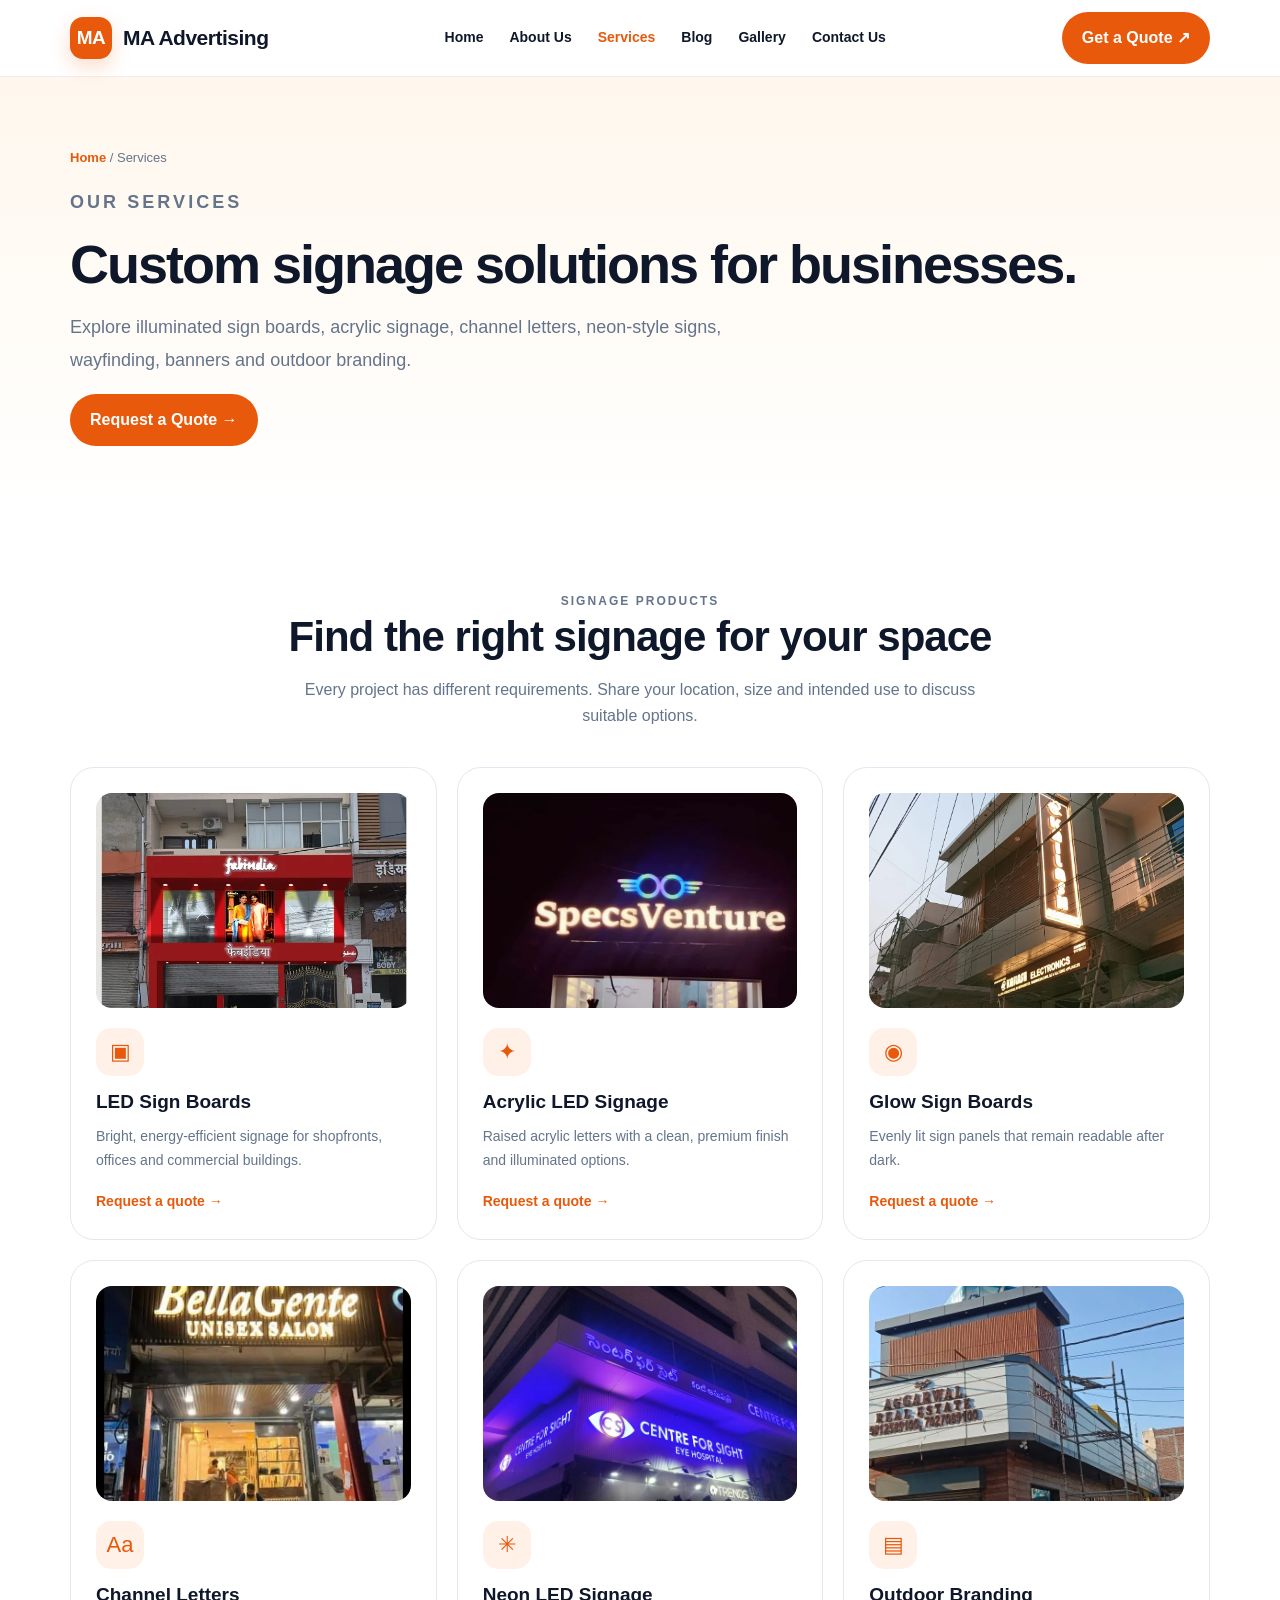
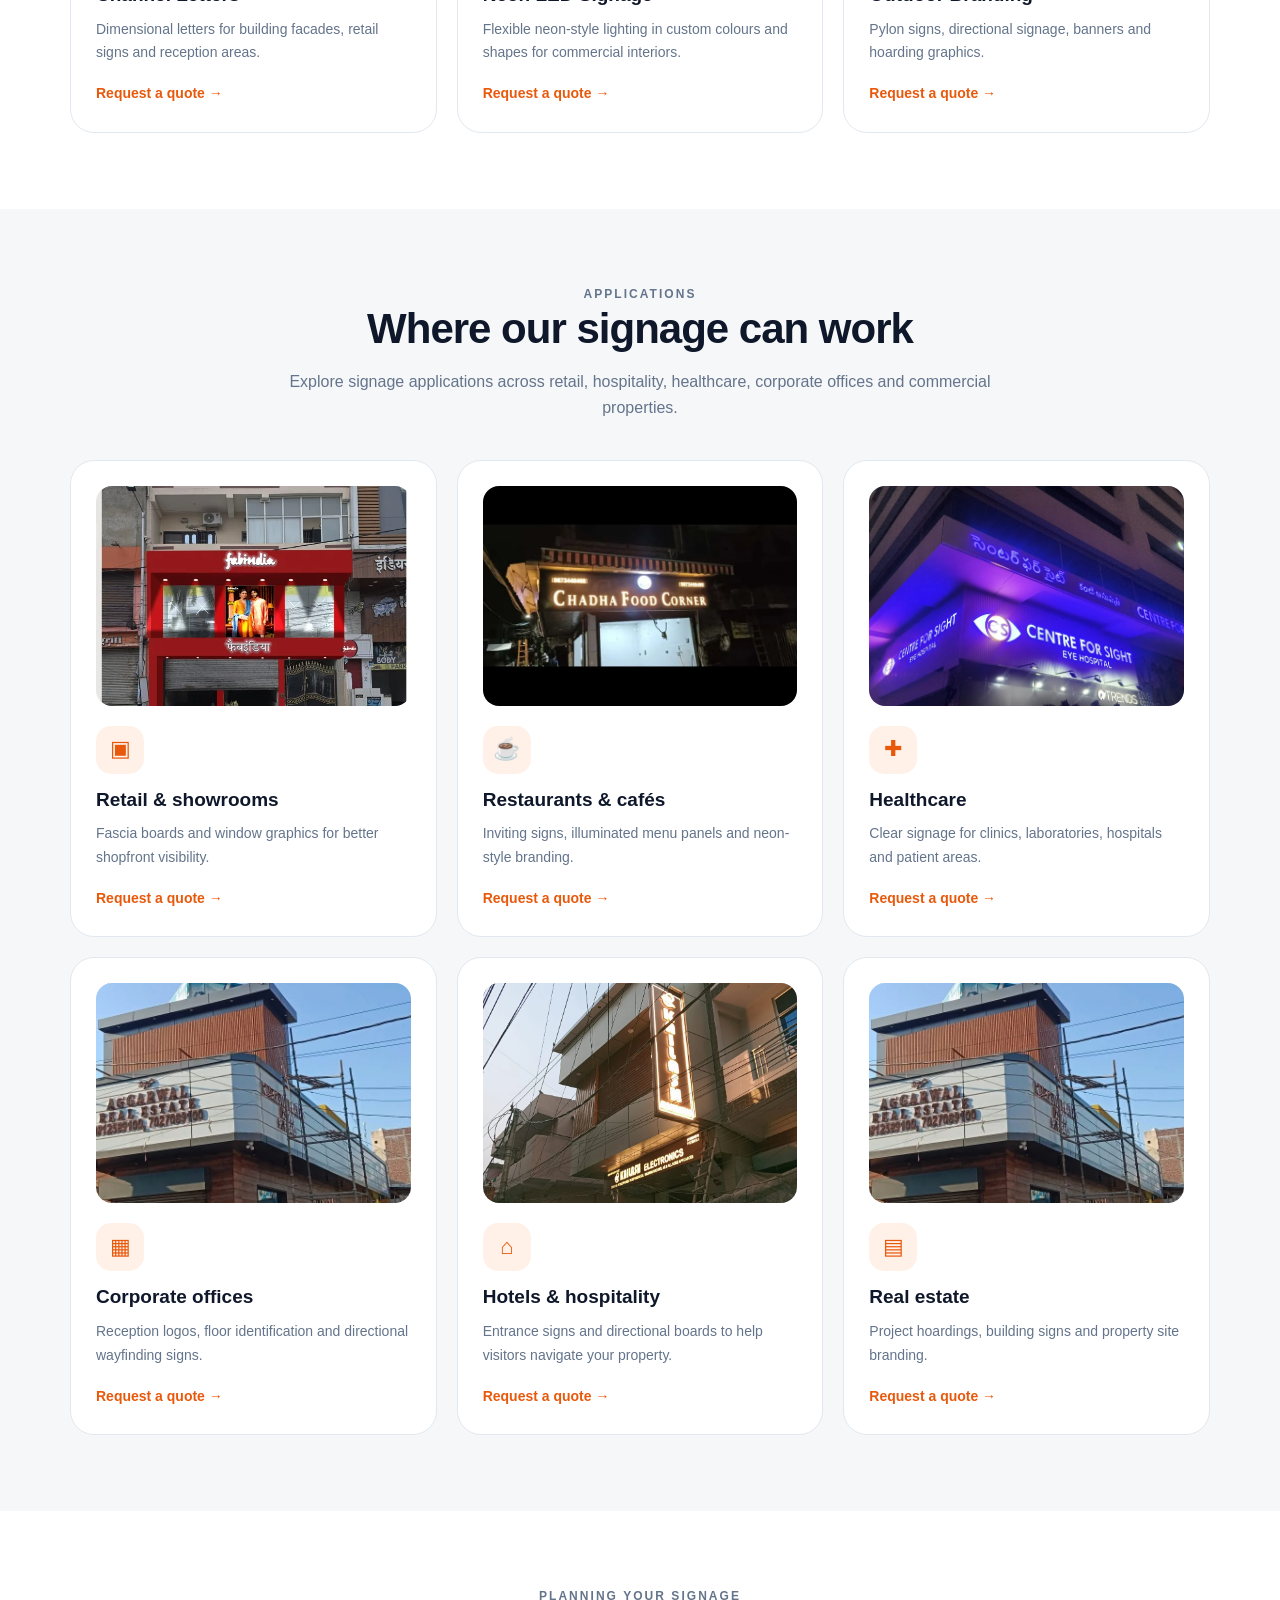
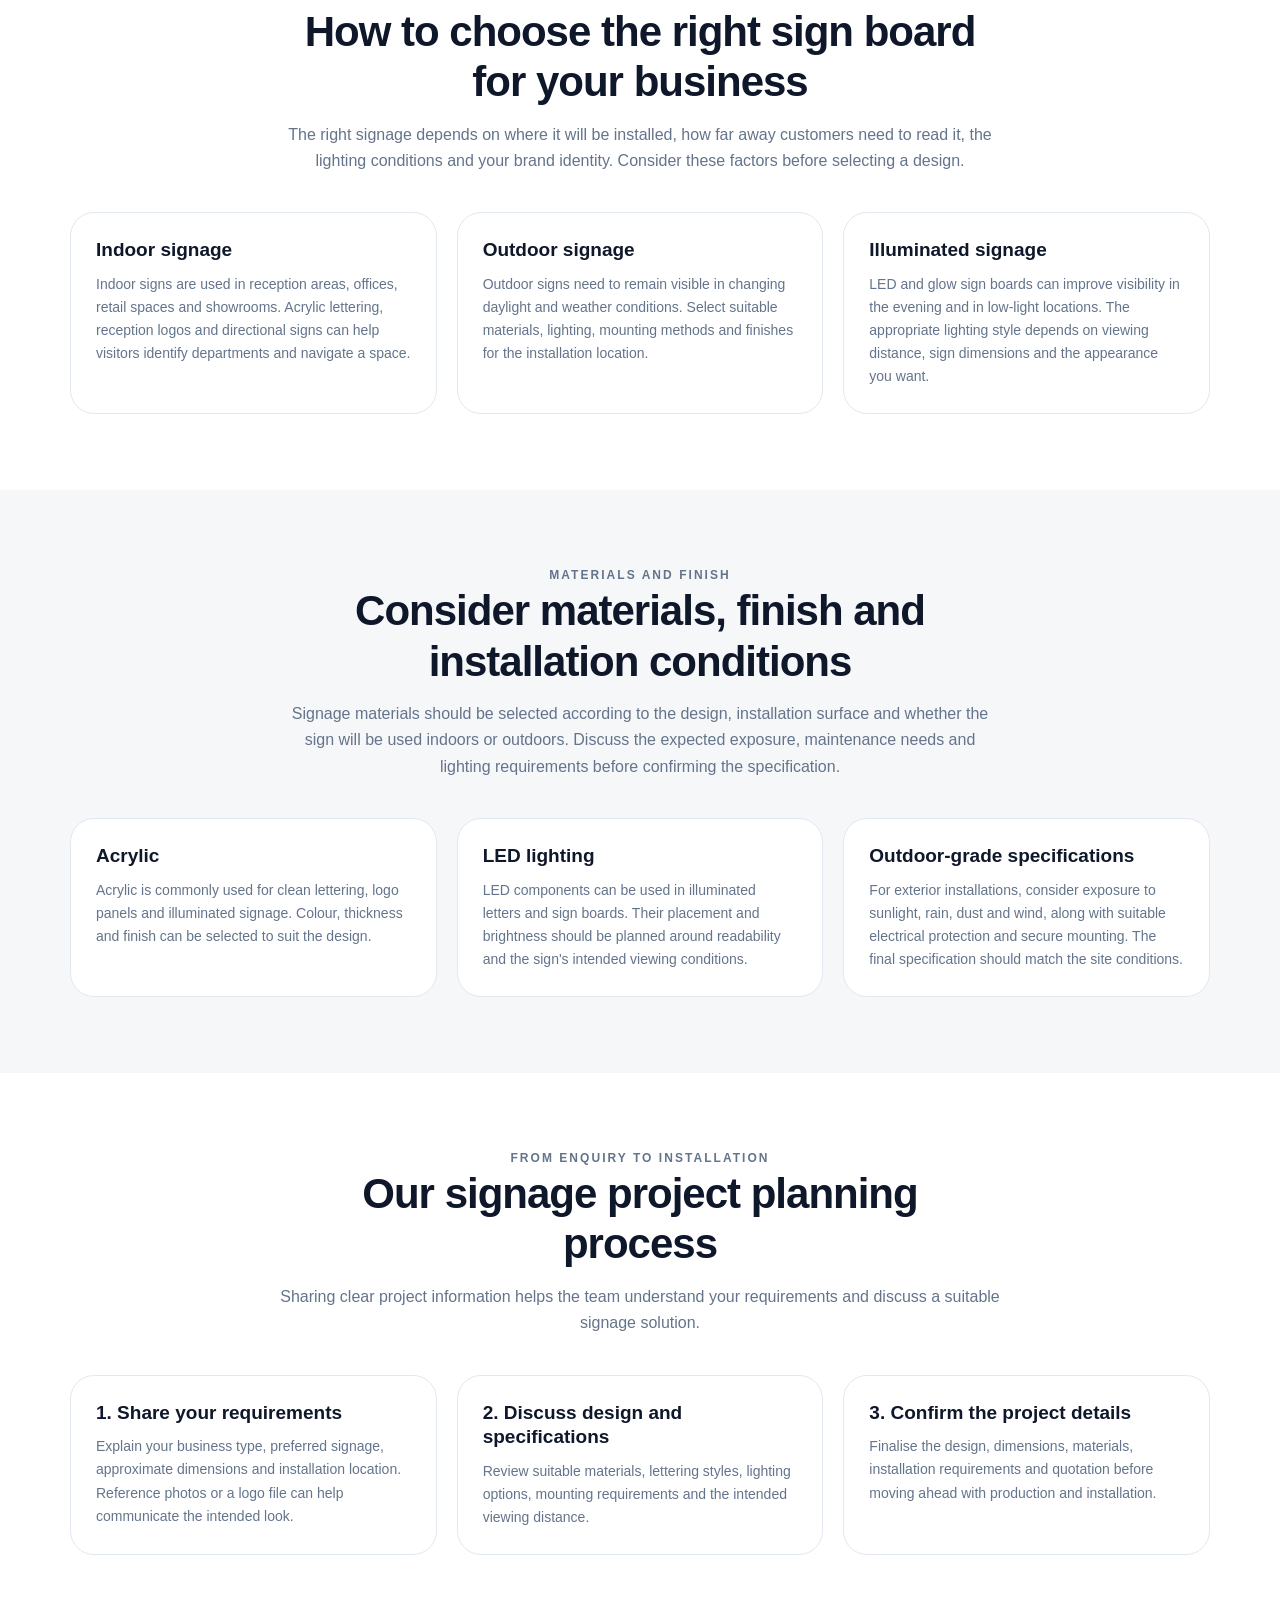
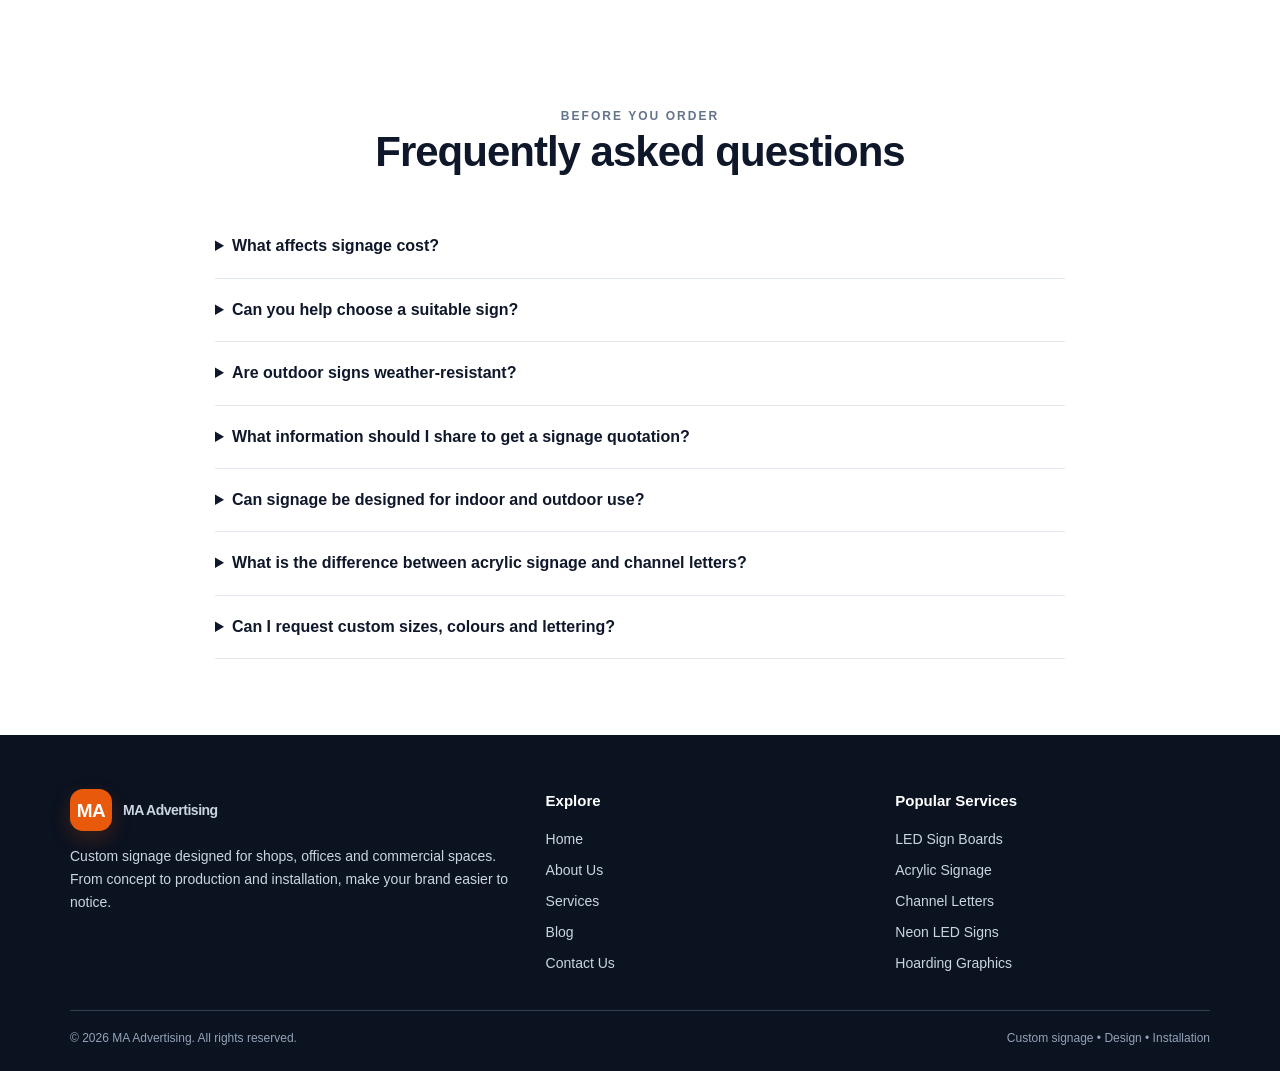
<file: services.html>
<!doctype html>
<html lang="en">
<head>
  <!-- Google tag (gtag.js) -->
<script async src="https://www.googletagmanager.com/gtag/js?id=G-B9C7SJGT09"></script>
<script>
  window.dataLayer = window.dataLayer || [];
  function gtag(){dataLayer.push(arguments);}
  gtag('js', new Date());

  gtag('config', 'G-B9C7SJGT09');
</script>
  <meta charset="utf-8">
  <meta name="viewport" content="width=device-width, initial-scale=1">

  <!-- MA Advertising Favicon -->
  <link rel="icon" type="image/png" href="/images/ma-advertising-favicon.png">
  <link rel="shortcut icon" type="image/png" href="/images/ma-advertising-favicon.png">
  <link rel="apple-touch-icon" href="/images/ma-advertising-favicon.png">

  <title>Signage Services | LED, Acrylic &amp; Outdoor Signs | MA Advertising</title>

  <meta name="description" content="Explore MA Advertising services including LED sign boards, acrylic signage, channel letters, neon LED signage, wayfinding and outdoor branding.">

  <meta name="robots" content="index,follow">
  <link rel="canonical" href="https://maadvertising.maadvertising329.workers.dev/services">

  <meta property="og:type" content="website">
  <meta property="og:site_name" content="MA Advertising">
  <meta property="og:title" content="Signage Services | LED, Acrylic &amp; Outdoor Signs | MA Advertising">
  <meta property="og:description" content="Explore MA Advertising services including LED sign boards, acrylic signage, channel letters, neon LED signage, wayfinding and outdoor branding.">
  <meta property="og:url" content="https://maadvertising.maadvertising329.workers.dev/services">
  <meta name="twitter:card" content="summary">
  <meta name="twitter:title" content="Signage Services | LED, Acrylic &amp; Outdoor Signs | MA Advertising">
  <meta name="twitter:description" content="Explore LED sign boards, acrylic signage, channel letters, neon LED signage and outdoor branding by MA Advertising.">


  <!-- Structured data: organization, services and breadcrumb -->
  <script type="application/ld+json">
  {
    "@context": "https://schema.org",
    "@graph": [
      {
        "@type": "Organization",
        "@id": "https://maadvertising.maadvertising329.workers.dev/#organization",
        "name": "MA Advertising",
        "url": "https://maadvertising.maadvertising329.workers.dev/"
      },
      {
        "@type": "Service",
        "@id": "https://maadvertising.maadvertising329.workers.dev/services#signage-services",
        "name": "Custom Signage Services",
        "serviceType": [
          "LED Sign Boards",
          "Acrylic LED Signage",
          "Glow Sign Boards",
          "Channel Letters",
          "Neon LED Signage",
          "Outdoor Branding"
        ],
        "description": "Custom signage solutions for shops, offices, restaurants, healthcare facilities, hotels and commercial properties.",
        "provider": {
          "@id": "https://maadvertising.maadvertising329.workers.dev/#organization"
        },
        "url": "https://maadvertising.maadvertising329.workers.dev/services"
      },
      {
        "@type": "BreadcrumbList",
        "@id": "https://maadvertising.maadvertising329.workers.dev/services#breadcrumb",
        "itemListElement": [
          {
            "@type": "ListItem",
            "position": 1,
            "name": "Home",
            "item": "https://maadvertising.maadvertising329.workers.dev/"
          },
          {
            "@type": "ListItem",
            "position": 2,
            "name": "Services",
            "item": "https://maadvertising.maadvertising329.workers.dev/services"
          }
        ]
      }
    ]
  }
  </script>

  <link rel="stylesheet" href="style.css">

  <style>
    /* Consistent image layout for service and application cards */
    .image-card {
      min-width: 0;
      overflow: hidden;
    }

    .service-card-image {
      display: block;
      width: 100%;
      height: 215px;
      object-fit: cover;
      object-position: center;
      border-radius: 16px;
      margin-bottom: 20px;
      background: #f1f1f1;
    }

    .application-card-image {
      display: block;
      width: 100%;
      height: 220px;
      object-fit: cover;
      object-position: center;
      border-radius: 16px;
      margin-bottom: 20px;
      background: #f1f1f1;
      transition: transform 0.35s ease;
    }

    .image-card:hover .application-card-image,
    .image-card:hover .service-card-image {
      transform: scale(1.025);
    }

    .image-card .card-icon {
      margin-bottom: 14px;
    }

    .image-card h3 {
      margin-top: 0;
    }

    .image-card p {
      line-height: 1.7;
    }

    @media (max-width: 768px) {
      .service-card-image,
      .application-card-image {
        height: 230px;
      }
    }

    @media (max-width: 480px) {
      .service-card-image,
      .application-card-image {
        height: 200px;
        border-radius: 12px;
      }
    }

    @media (prefers-reduced-motion: reduce) {
      .application-card-image,
      .service-card-image {
        transition: none;
      }
    }
  </style>
</head>

<body>

  <!-- HEADER -->
  <header class="site-header">
    <div class="container nav-wrap">

      <a class="brand" href="index.html">
        <span class="brand-mark">MA</span>
        <span>MA Advertising</span>
      </a>

      <button
        class="menu-toggle"
        type="button"
        aria-label="Open menu"
        aria-expanded="false"
        aria-controls="primary-navigation">
        ☰
      </button>

     <nav class="nav" id="primary-navigation"
           aria-label="Main navigation">
        <a href="index.html" data-page="home">Home</a>
        <a href="about.html" data-page="about">About Us</a>
        <a href="/services" data-page="services">Services</a>
        <a href="blog.html" data-page="blog">Blog</a>
        <a href="gallery.html" data-page="gallery">Gallery</a>
        <a href="contact.html" data-page="contact">Contact Us</a>
      </nav>

      <a class="nav-cta" href="contact.html#contact">Get a Quote ↗</a>

    </div>
  </header>

  <main>

    <!-- PAGE HERO -->
    <section class="page-hero">
      <div class="container">

        <div class="breadcrumb">
          <a href="index.html">Home</a> / Services
        </div>

        <p class="eyebrow">Our Services</p>

        <h1>Custom signage solutions for businesses.</h1>

        <p>
          Explore illuminated sign boards, acrylic signage, channel letters,
          neon-style signs, wayfinding, banners and outdoor branding.
        </p>

        <a class="btn" href="contact.html#contact">Request a Quote →</a>

      </div>
    </section>

    <!-- SIGNAGE PRODUCTS -->
    <section class="section" id="products">
      <div class="container">

        <div class="section-head">
          <p class="eyebrow">Signage products</p>

          <h2>Find the right signage for your space</h2>

          <p>
            Every project has different requirements. Share your location,
            size and intended use to discuss suitable options.
          </p>
        </div>

        <div class="cards">

          <!-- LED SIGN BOARDS -->
          <article class="card image-card">

            <img
              class="service-card-image"
              src="images/services/led-sign-boards.webp"
              alt="LED sign board solutions for commercial buildings"
              loading="lazy"
              decoding="async">

            <div class="card-icon">▣</div>

            <h3>LED Sign Boards</h3>

            <p>
              Bright, energy-efficient signage for shopfronts,
              offices and commercial buildings.
            </p>

            <a class="text-link" href="contact.html#contact">
              Request a quote →
            </a>

          </article>

          <!-- ACRYLIC LED SIGNAGE -->
          <article class="card image-card">

            <img
              class="service-card-image"
              src="images/services/acrylic-led-signage.webp"
              alt="Custom acrylic LED signage with illuminated letters"
              loading="lazy"
              decoding="async">

            <div class="card-icon">✦</div>

            <h3>Acrylic LED Signage</h3>

            <p>
              Raised acrylic letters with a clean, premium finish
              and illuminated options.
            </p>

            <a class="text-link" href="contact.html#contact">
              Request a quote →
            </a>

          </article>

          <!-- GLOW SIGN BOARDS -->
          <article class="card image-card">

            <img
              class="service-card-image"
              src="images/services/glow-sign-boards.webp"
              alt="Illuminated glow sign board for a business"
              loading="lazy"
              decoding="async">

            <div class="card-icon">◉</div>

            <h3>Glow Sign Boards</h3>

            <p>
              Evenly lit sign panels that remain readable
              after dark.
            </p>

            <a class="text-link" href="contact.html#contact">
              Request a quote →
            </a>

          </article>

          <!-- CHANNEL LETTERS -->
          <article class="card image-card">

            <img
              class="service-card-image"
              src="images/services/channel-letters.webp"
              alt="Dimensional channel letter signage for business facades"
              loading="lazy"
              decoding="async">

            <div class="card-icon">Aa</div>

            <h3>Channel Letters</h3>

            <p>
              Dimensional letters for building facades,
              retail signs and reception areas.
            </p>

            <a class="text-link" href="contact.html#contact">
              Request a quote →
            </a>

          </article>

          <!-- NEON LED SIGNAGE -->
          <article class="card image-card">

            <img
              class="service-card-image"
              src="images/services/neon-led-signage.webp"
              alt="Custom neon LED signage with illuminated lettering"
              loading="lazy"
              decoding="async">

            <div class="card-icon">✳</div>

            <h3>Neon LED Signage</h3>

            <p>
              Flexible neon-style lighting in custom colours
              and shapes for commercial interiors.
            </p>

            <a class="text-link" href="contact.html#contact">
              Request a quote →
            </a>

          </article>

          <!-- OUTDOOR BRANDING -->
          <article class="card image-card">

            <img
              class="service-card-image"
              src="images/services/outdoor-branding.webp"
              alt="Outdoor branding and illuminated building signage"
              loading="lazy"
              decoding="async">

            <div class="card-icon">▤</div>

            <h3>Outdoor Branding</h3>

            <p>
              Pylon signs, directional signage, banners
              and hoarding graphics.
            </p>

            <a class="text-link" href="contact.html#contact">
              Request a quote →
            </a>

          </article>

        </div>
      </div>
    </section>

    <!-- APPLICATIONS -->
    <section class="section soft" id="applications">
      <div class="container">

        <div class="section-head">
          <p class="eyebrow">Applications</p>

          <h2>Where our signage can work</h2>

          <p>
            Explore signage applications across retail, hospitality,
            healthcare, corporate offices and commercial properties.
          </p>
        </div>

        <div class="cards">

          <!-- RETAIL -->
          <article class="card image-card">

            <img
              class="application-card-image"
              src="images/applications/retail-storefronts.webp"
              alt="Retail storefront with professionally designed signage"
              loading="lazy"
              decoding="async">

            <div class="card-icon">▣</div>

            <h3>Retail &amp; showrooms</h3>

            <p>
              Fascia boards and window graphics
              for better shopfront visibility.
            </p>

            <a class="text-link" href="contact.html#contact">
              Request a quote →
            </a>

          </article>

          <!-- RESTAURANTS -->
          <article class="card image-card">

            <img
              class="application-card-image"
              src="images/applications/cafes-restaurants.webp"
              alt="Restaurant storefront with illuminated signage"
              loading="lazy"
              decoding="async">

            <div class="card-icon">☕</div>

            <h3>Restaurants &amp; cafés</h3>

            <p>
              Inviting signs, illuminated menu panels
              and neon-style branding.
            </p>

            <a class="text-link" href="contact.html#contact">
              Request a quote →
            </a>

          </article>

          <!-- HEALTHCARE -->
          <article class="card image-card">

            <img
              class="application-card-image"
              src="images/applications/healthcare.webp"
              alt="Healthcare facility signage and illuminated hospital branding"
              loading="lazy"
              decoding="async">

            <div class="card-icon">✚</div>

            <h3>Healthcare</h3>

            <p>
              Clear signage for clinics, laboratories,
              hospitals and patient areas.
            </p>

            <a class="text-link" href="contact.html#contact">
              Request a quote →
            </a>

          </article>

          <!-- CORPORATE OFFICES -->
          <article class="card image-card">

            <img
              class="application-card-image"
              src="images/applications/corporate-offices.webp"
              alt="Corporate office exterior with professional signage"
              loading="lazy"
              decoding="async">

            <div class="card-icon">▦</div>

            <h3>Corporate offices</h3>

            <p>
              Reception logos, floor identification
              and directional wayfinding signs.
            </p>

            <a class="text-link" href="contact.html#contact">
              Request a quote →
            </a>

          </article>

          <!-- HOTELS AND HOSPITALITY -->
          <article class="card image-card">

            <img
              class="application-card-image"
              src="images/applications/hotels-hospitality.webp"
              alt="Hospitality signage for commercial entrances"
              loading="lazy"
              decoding="async">

            <div class="card-icon">⌂</div>

            <h3>Hotels &amp; hospitality</h3>

            <p>
              Entrance signs and directional boards
              to help visitors navigate your property.
            </p>

            <a class="text-link" href="contact.html#contact">
              Request a quote →
            </a>

          </article>

          <!-- REAL ESTATE -->
          <article class="card image-card">

            <img
              class="application-card-image"
              src="images/applications/real-estate.webp"
              alt="Real estate building signage and commercial property branding"
              loading="lazy"
              decoding="async">

            <div class="card-icon">▤</div>

            <h3>Real estate</h3>

            <p>
              Project hoardings, building signs
              and property site branding.
            </p>

            <a class="text-link" href="contact.html#contact">
              Request a quote →
            </a>

          </article>

        </div>
      </div>
    </section>


    <!-- SIGNAGE SELECTION GUIDE -->
    <section class="section" id="signage-selection-guide">
      <div class="container">
        <div class="section-head">
          <p class="eyebrow">Planning your signage</p>
          <h2>How to choose the right sign board for your business</h2>
          <p>
            The right signage depends on where it will be installed, how far away
            customers need to read it, the lighting conditions and your brand identity.
            Consider these factors before selecting a design.
          </p>
        </div>

        <div class="cards">
          <article class="card">
            <h3>Indoor signage</h3>
            <p>
              Indoor signs are used in reception areas, offices, retail spaces and
              showrooms. Acrylic lettering, reception logos and directional signs
              can help visitors identify departments and navigate a space.
            </p>
          </article>

          <article class="card">
            <h3>Outdoor signage</h3>
            <p>
              Outdoor signs need to remain visible in changing daylight and weather
              conditions. Select suitable materials, lighting, mounting methods and
              finishes for the installation location.
            </p>
          </article>

          <article class="card">
            <h3>Illuminated signage</h3>
            <p>
              LED and glow sign boards can improve visibility in the evening and
              in low-light locations. The appropriate lighting style depends on
              viewing distance, sign dimensions and the appearance you want.
            </p>
          </article>
        </div>
      </div>
    </section>

    <!-- MATERIALS AND DURABILITY -->
    <section class="section soft" id="signage-materials">
      <div class="container">
        <div class="section-head">
          <p class="eyebrow">Materials and finish</p>
          <h2>Consider materials, finish and installation conditions</h2>
          <p>
            Signage materials should be selected according to the design,
            installation surface and whether the sign will be used indoors or outdoors.
            Discuss the expected exposure, maintenance needs and lighting requirements
            before confirming the specification.
          </p>
        </div>

        <div class="cards">
          <article class="card">
            <h3>Acrylic</h3>
            <p>
              Acrylic is commonly used for clean lettering, logo panels and illuminated
              signage. Colour, thickness and finish can be selected to suit the design.
            </p>
          </article>

          <article class="card">
            <h3>LED lighting</h3>
            <p>
              LED components can be used in illuminated letters and sign boards.
              Their placement and brightness should be planned around readability
              and the sign's intended viewing conditions.
            </p>
          </article>

          <article class="card">
            <h3>Outdoor-grade specifications</h3>
            <p>
              For exterior installations, consider exposure to sunlight, rain, dust
              and wind, along with suitable electrical protection and secure mounting.
              The final specification should match the site conditions.
            </p>
          </article>
        </div>
      </div>
    </section>

    <!-- SIGNAGE PROJECT PROCESS -->
    <section class="section" id="signage-process">
      <div class="container">
        <div class="section-head">
          <p class="eyebrow">From enquiry to installation</p>
          <h2>Our signage project planning process</h2>
          <p>
            Sharing clear project information helps the team understand your
            requirements and discuss a suitable signage solution.
          </p>
        </div>

        <div class="cards">
          <article class="card">
            <h3>1. Share your requirements</h3>
            <p>
              Explain your business type, preferred signage, approximate dimensions
              and installation location. Reference photos or a logo file can help
              communicate the intended look.
            </p>
          </article>

          <article class="card">
            <h3>2. Discuss design and specifications</h3>
            <p>
              Review suitable materials, lettering styles, lighting options,
              mounting requirements and the intended viewing distance.
            </p>
          </article>

          <article class="card">
            <h3>3. Confirm the project details</h3>
            <p>
              Finalise the design, dimensions, materials, installation requirements
              and quotation before moving ahead with production and installation.
            </p>
          </article>
        </div>
      </div>
    </section>

    <!-- FAQ -->
    <section class="section">
      <div class="container faq">

        <div class="section-head">
          <p class="eyebrow">Before you order</p>
          <h2>Frequently asked questions</h2>
        </div>

        <details>
          <summary>What affects signage cost?</summary>
          <p>
            Size, materials, lighting type, mounting height
            and design complexity can all affect cost.
          </p>
        </details>

        <details>
          <summary>Can you help choose a suitable sign?</summary>
          <p>
            Share a photo of the location, approximate dimensions
            and your branding requirements so suitable options
            can be discussed.
          </p>
        </details>

        <details>
          <summary>Are outdoor signs weather-resistant?</summary>
          <p>
            Outdoor signage should use materials and components
            suited to the exposure and installation location.
          </p>
        </details>

        <details>
          <summary>What information should I share to get a signage quotation?</summary>
          <p>
            Share your business name, signage type, approximate size, installation
            location and a photo of the site if available. You can also share your
            logo and preferred colours to help explain the design requirement.
          </p>
        </details>

        <details>
          <summary>Can signage be designed for indoor and outdoor use?</summary>
          <p>
            Yes. Signage can be planned for indoor spaces such as reception areas
            and showrooms, as well as outdoor locations such as shopfronts and
            building facades. Material and installation specifications should match
            the intended environment.
          </p>
        </details>

        <details>
          <summary>What is the difference between acrylic signage and channel letters?</summary>
          <p>
            Acrylic signage often uses shaped acrylic panels or letters, while
            channel letters are three-dimensional individual letters that can
            incorporate illumination. The suitable option depends on your brand
            design, mounting surface and visibility requirements.
          </p>
        </details>

        <details>
          <summary>Can I request custom sizes, colours and lettering?</summary>
          <p>
            Signage can be discussed around your required dimensions, brand colours,
            lettering style and installation space. Share your requirements so the
            appropriate options can be reviewed.
          </p>
        </details>

      </div>
    </section>

  </main>

  <!-- FOOTER -->
  <footer class="site-footer">
    <div class="container">

      <div class="footer-grid">

        <div>
          <a class="brand" href="index.html">
            <span class="brand-mark">MA</span>
            <span>MA Advertising</span>
          </a>

          <p>
            Custom signage designed for shops, offices and commercial spaces.
            From concept to production and installation, make your brand
            easier to notice.
          </p>
        </div>

        <div>
          <h3>Explore</h3>

          <div class="footer-links">
            <a href="index.html">Home</a>
            <a href="about.html">About Us</a>
            <a href="/services">Services</a>
            <a href="blog.html">Blog</a>
            <a href="contact.html">Contact Us</a>
          </div>
        </div>

        <div>
          <h3>Popular Services</h3>

          <div class="footer-links">
            <a href="/services#products">LED Sign Boards</a>
            <a href="/services#products">Acrylic Signage</a>
            <a href="/services#products">Channel Letters</a>
            <a href="/services#products">Neon LED Signs</a>
            <a href="/services#products">Hoarding Graphics</a>
          </div>
        </div>

      </div>

      <div class="footer-bottom">
        <span>© 2026 MA Advertising. All rights reserved.</span>
        <span>Custom signage • Design • Installation</span>
      </div>

    </div>
  </footer>

  <script src="script.js" defer></script>

  <script>
    document.querySelectorAll(".nav a").forEach((link) => {
      if (link.dataset.page === "services") {
        link.classList.add("active");
        link.setAttribute("aria-current", "page");
      }
    });
  </script>

</body>
</html>
</file>
<file: style.css>
:root {
  --brand: #e8590c;
  --brand-dark: #c2410c;
  --ink: #0f172a;
  --muted: #64748b;
  --soft: #f6f7f9;
  --line: #e2e8f0;
  --white: #fff;
  --radius: 24px;
}

* {
  box-sizing: border-box;
}

html {
  scroll-behavior: smooth;
  scroll-padding-top: 90px;
}

body {
  margin: 0;
  font-family: Arial, Helvetica, sans-serif;
  color: var(--ink);
  background: #fff;
  line-height: 1.65;
}

a {
  color: inherit;
  text-decoration: none;
}

img {
  max-width: 100%;
}

.container {
  width: min(1140px, calc(100% - 40px));
  margin: auto;
}

/* Header and navigation */
.site-header {
  position: sticky;
  top: 0;
  z-index: 20;
  background: rgba(255, 255, 255, .96);
  backdrop-filter: blur(12px);
  border-bottom: 1px solid #edf0f3;
}

.nav-wrap {
  min-height: 76px;
  display: flex;
  align-items: center;
  justify-content: space-between;
  gap: 24px;
}

.brand {
  display: flex;
  align-items: center;
  gap: 11px;
  font-weight: 900;
  font-size: 21px;
  letter-spacing: -.5px;
}

.brand-mark {
  display: grid;
  place-items: center;
  width: 42px;
  height: 42px;
  background: var(--brand);
  color: white;
  border-radius: 13px;
  font-size: 19px;
  box-shadow: 0 8px 20px #e8590c35;
}

.nav {
  display: flex;
  align-items: center;
  gap: 26px;
  font-weight: 700;
  font-size: 14px;
}

.nav a:hover,
.nav a.active {
  color: var(--brand);
}

.nav-cta,
.btn {
  display: inline-flex;
  align-items: center;
  justify-content: center;
  gap: 8px;
  background: var(--brand);
  color: white;
  padding: 13px 20px;
  border-radius: 999px;
  font-weight: 800;
  border: 0;
  cursor: pointer;
  transition: .2s;
}

.nav-cta:hover,
.btn:hover {
  background: var(--brand-dark);
  transform: translateY(-2px);
  box-shadow: 0 10px 22px #e8590c2b;
}

.btn-outline {
  background: white;
  color: var(--ink);
  border: 1px solid var(--line);
}

.btn-outline:hover {
  color: white;
}

.menu-toggle {
  display: none;
  background: white;
  border: 1px solid var(--line);
  border-radius: 10px;
  padding: 8px 12px;
  font-size: 21px;
}

/* Homepage hero */
.hero {
  padding: 82px 0 70px;
  background: radial-gradient(circle at 90% 15%, #ffedd5 0, transparent 28%),
    linear-gradient(180deg, #fff7ed, #fff 80%);
  overflow: hidden;
}

.hero-grid {
  display: grid;
  grid-template-columns: 1.08fr .92fr;
  align-items: center;
  gap: 54px;
}

.eyebrow {
  color: var(--brand);
  text-transform: uppercase;
  letter-spacing: .17em;
  font-size: 12px;
  font-weight: 900;
  margin: 0 0 16px;
}

.hero h1,
.page-hero h1 {
  font-size: clamp(38px, 5.2vw, 62px);
  line-height: 1.08;
  letter-spacing: -2px;
  margin: 0;
  font-weight: 900;
}

.hero p.lead,
.page-hero p {
  font-size: 18px;
  line-height: 1.8;
  color: var(--muted);
  max-width: 620px;
}

.hero-actions {
  display: flex;
  flex-wrap: wrap;
  gap: 12px;
  margin: 28px 0;
}

.ticks {
  display: flex;
  flex-wrap: wrap;
  gap: 15px;
  color: #475569;
  font-size: 13px;
  font-weight: 700;
}

.ticks span::before {
  content: "✓";
  color: var(--brand);
  font-weight: 900;
  margin-right: 7px;
}

/* Hero image styling - uses images/ma-advertising-hero.webp */
.visual {
  min-height: 390px;
  position: relative;
  border-radius: 24px;
  background: #f1f5f9;
  padding: 0;
  display: flex;
  align-items: center;
  justify-content: center;
  box-shadow: 0 24px 70px #0f172a22;
  overflow: hidden;
}

.visual::before {
  display: none;
}

.hero-image {
  display: block;
  width: 100%;
  height: 390px;
  object-fit: cover;
  object-position: center;
  border-radius: 24px;
  transition: transform .5s ease;
}

.visual:hover .hero-image {
  transform: scale(1.03);
}

/* General sections */
.section {
  padding: 76px 0;
}

.section.soft {
  background: var(--soft);
}

.section-head {
  max-width: 720px;
  margin: 0 auto 38px;
  text-align: center;
}

.section-head h2 {
  font-size: clamp(28px, 3.5vw, 42px);
  line-height: 1.2;
  letter-spacing: -1px;
  margin: 0 0 14px;
}

.section-head p {
  color: var(--muted);
  margin: 0;
}

.cards {
  display: grid;
  grid-template-columns: repeat(3, 1fr);
  gap: 20px;
}

.card {
  border: 1px solid var(--line);
  border-radius: var(--radius);
  padding: 25px;
  background: white;
  transition: .25s;
}

.card:hover {
  transform: translateY(-5px);
  box-shadow: 0 18px 38px #0f172a0d;
  border-color: #fed7aa;
}

.card-icon {
  width: 48px;
  height: 48px;
  display: grid;
  place-items: center;
  border-radius: 15px;
  background: #fff1e8;
  color: var(--brand);
  font-size: 22px;
  margin-bottom: 17px;
}

.card h3 {
  font-size: 19px;
  line-height: 1.3;
  margin: 0 0 10px;
}

.card p {
  color: var(--muted);
  font-size: 14px;
  margin: 0;
}

.text-link {
  display: inline-block;
  margin-top: 17px;
  color: var(--brand);
  font-weight: 800;
  font-size: 14px;
}

/* Why us section */
.split {
  display: grid;
  grid-template-columns: 1fr 1fr;
  gap: 46px;
  align-items: center;
}

.split h2 {
  font-size: clamp(29px, 3.4vw, 42px);
  line-height: 1.18;
  letter-spacing: -1px;
  margin: 0 0 16px;
}

.split p {
  color: var(--muted);
}

.feature-panel {
  min-height: 310px;
  padding: 30px;
  border-radius: 28px;
  background: linear-gradient(145deg, #fff1e8, #f8fafc);
  display: grid;
  grid-template-columns: 1fr 1fr;
  gap: 14px;
  align-content: center;
}

.feature-tile {
  background: white;
  border: 1px solid #f1f5f9;
  border-radius: 18px;
  padding: 20px;
}

.feature-tile b {
  display: block;
  font-size: 15px;
}

.feature-tile span {
  font-size: 13px;
  color: var(--muted);
}

/* Applications */
.project-card {
  padding: 0;
  overflow: hidden;
}

.project-art {
  height: 150px;
  background: linear-gradient(135deg, #0f172a, #334155 60%, #c2410c);
  display: flex;
  align-items: center;
  justify-content: center;
  color: white;
  font-weight: 900;
  font-size: 24px;
  text-align: center;
  padding: 15px;
}

.project-card .card-body {
  padding: 21px;
}

.project-card .tag {
  font-size: 11px;
  text-transform: uppercase;
  letter-spacing: .12em;
  color: var(--brand);
  font-weight: 900;
}

/* Quote band */
.quote-band {
  border-radius: 30px;
  background: var(--ink);
  color: white;
  padding: 38px;
  display: flex;
  align-items: center;
  justify-content: space-between;
  gap: 25px;
}

.quote-band h2 {
  font-size: clamp(25px, 3vw, 36px);
  line-height: 1.2;
  margin: 0 0 10px;
}

.quote-band p {
  color: #cbd5e1;
  margin: 0;
}

/* Inner page hero */
.page-hero {
  padding: 70px 0;
  background: linear-gradient(180deg, #fff7ed, #fff);
}

.page-hero h1 {
  font-size: clamp(36px, 4.5vw, 54px);
}

.page-hero p {
  max-width: 740px;
}

.breadcrumb {
  font-size: 13px;
  color: var(--muted);
  margin-bottom: 18px;
}

.breadcrumb a {
  color: var(--brand);
  font-weight: 700;
}

/* Blog cards */
.article-list {
  display: grid;
  grid-template-columns: repeat(3, 1fr);
  gap: 20px;
}

.article-visual {
  height: 150px;
  background: linear-gradient(135deg, #111827, #334155 55%, #ea580c);
  border-radius: 18px;
  margin-bottom: 18px;
  display: flex;
  align-items: end;
  padding: 18px;
  color: white;
  font-weight: 800;
}

.article-card h2 {
  font-size: 20px;
  line-height: 1.35;
  margin: 10px 0;
}

.article-card p {
  font-size: 14px;
  color: var(--muted);
}

/* Contact form */
.form-grid {
  display: grid;
  grid-template-columns: 1fr 1fr;
  gap: 16px;
}

.field {
  display: flex;
  flex-direction: column;
  gap: 7px;
}

.field.full {
  grid-column: 1 / -1;
}

.field label {
  font-size: 13px;
  font-weight: 800;
}

.field input,
.field textarea,
.field select {
  font: inherit;
  border: 1px solid #cbd5e1;
  border-radius: 12px;
  padding: 13px 14px;
  background: white;
  width: 100%;
}

.field textarea {
  min-height: 130px;
  resize: vertical;
}

.contact-layout {
  display: grid;
  grid-template-columns: .8fr 1.2fr;
  gap: 28px;
  align-items: start;
}

.contact-info {
  background: var(--ink);
  color: white;
  border-radius: 24px;
  padding: 28px;
}

.contact-info p {
  color: #cbd5e1;
}

.contact-info a {
  color: white;
}

.contact-row {
  margin: 23px 0;
}

.contact-row small {
  display: block;
  color: #fdba74;
  text-transform: uppercase;
  letter-spacing: .1em;
  font-weight: 800;
}

.notice {
  font-size: 12px;
  color: var(--muted);
  margin-top: 12px;
}

/* FAQ */
.faq {
  max-width: 850px;
  margin: auto;
}

.faq details {
  border-bottom: 1px solid var(--line);
  padding: 18px 0;
}

.faq summary {
  cursor: pointer;
  font-weight: 800;
}

.faq details p {
  color: var(--muted);
  margin-bottom: 0;
}

/* Footer */
.site-footer {
  background: #0b1220;
  color: white;
  padding: 54px 0 22px;
}

.footer-grid {
  display: grid;
  grid-template-columns: 1.4fr 1fr 1fr;
  gap: 35px;
}

.site-footer p,
.site-footer a {
  color: #cbd5e1;
  font-size: 14px;
}

.site-footer h3 {
  font-size: 15px;
  margin: 0 0 14px;
}

.footer-links {
  display: grid;
  gap: 8px;
}

.footer-bottom {
  border-top: 1px solid #334155;
  margin-top: 35px;
  padding-top: 18px;
  display: flex;
  justify-content: space-between;
  gap: 20px;
  font-size: 12px;
  color: #94a3b8;
}

/* Entry animation */
.reveal {
  animation: rise .65s both;
}

@keyframes rise {
  from {
    opacity: 0;
    transform: translateY(15px);
  }
  to {
    opacity: 1;
    transform: none;
  }
}

/* Responsive layout */
@media (max-width: 850px) {
  .hero-grid,
  .split,
  .contact-layout {
    grid-template-columns: 1fr;
  }

  .hero {
    padding-top: 55px;
  }

  .visual {
    min-height: 320px;
  }

  .hero-image {
    height: 320px;
  }

  .cards,
  .article-list {
    grid-template-columns: repeat(2, 1fr);
  }

  .footer-grid {
    grid-template-columns: 1fr 1fr;
  }

  .nav {
    gap: 14px;
  }

  .nav-cta {
    display: none;
  }
}

@media (max-width: 620px) {
  .container {
    width: min(100% - 28px, 1140px);
  }

  .nav-wrap {
    min-height: 68px;
  }

  .menu-toggle {
    display: block;
  }

  .nav {
    display: none;
    position: absolute;
    top: 68px;
    left: 0;
    right: 0;
    background: white;
    border-bottom: 1px solid var(--line);
    padding: 18px 22px 22px;
    flex-direction: column;
    align-items: stretch;
    gap: 0;
  }

  .nav.open {
    display: flex;
  }

  .nav a {
    padding: 11px 0;
  }

  .hero h1 {
    letter-spacing: -1.4px;
  }

  .section {
    padding: 56px 0;
  }

  .cards,
  .article-list,
  .footer-grid,
  .form-grid {
    grid-template-columns: 1fr;
  }

  .field.full {
    grid-column: auto;
  }

  .quote-band {
    align-items: flex-start;
    flex-direction: column;
    padding: 27px;
  }

  .footer-bottom {
    flex-direction: column;
  }

  .feature-panel {
    padding: 15px;
  }

  .feature-tile {
    padding: 15px;
  }

  .visual {
    min-height: 250px;
    border-radius: 18px;
  }

  .hero-image {
    height: 250px;
    border-radius: 18px;
  }
}
</file>
